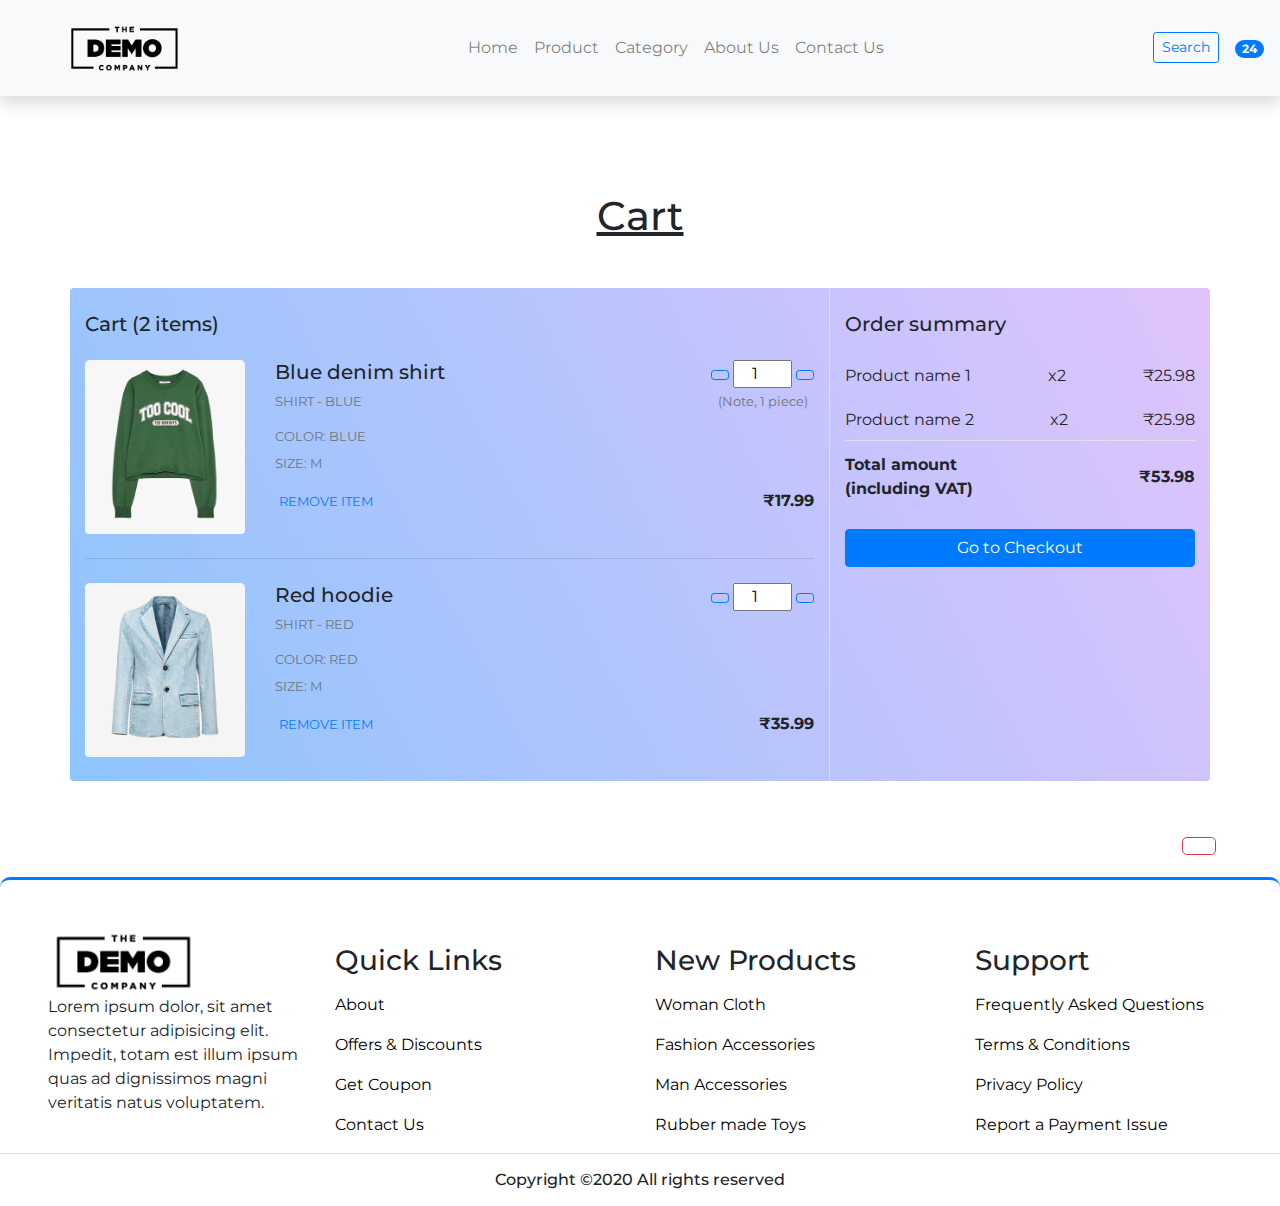
<file: cart.html>
<!DOCTYPE html>
<html lang="en">

<head>
    <!-- Required meta tags -->
    <meta charset="utf-8" />
    <meta name="viewport" content="width=device-width, initial-scale=1, shrink-to-fit=no" />

    <!-- style.css  -->
    <link rel="stylesheet" href="assets/css/style.css">

    <!-- Bootstrap CSS -->
    <link rel="stylesheet" href="https://stackpath.bootstrapcdn.com/bootstrap/4.5.2/css/bootstrap.min.css"
        integrity="sha384-JcKb8q3iqJ61gNV9KGb8thSsNjpSL0n8PARn9HuZOnIxN0hoP+VmmDGMN5t9UJ0Z" crossorigin="anonymous">

    <!-- fontawesome cdn link -->
    <link rel="stylesheet" href="https://cdnjs.cloudflare.com/ajax/libs/font-awesome/5.10.0/css/all.min.css"
        integrity="sha512-PgQMlq+nqFLV4ylk1gwUOgm6CtIIXkKwaIHp/PAIWHzig/lKZSEGKEysh0TCVbHJXCLN7WetD8TFecIky75ZfQ=="
        crossorigin="anonymous" />

    <title>E-Commerce | Cart</title>
</head>

<body id="top">
    <!-- ==============header menu section starts here============== -->
    <section class="header_menu" id="header_menu">
        <div class="container-fluid px-0 shadow">
            <nav class="navbar navbar-expand-lg navbar-light bg-light py-3  ">
                <a class="navbar-brand pl-5" href="javascript:;">
                    <img src="assets/images/logo.png" class="img img-fluid" width="120px" alt="logo">
                </a>
                <button class="navbar-toggler" type="button" data-toggle="collapse"
                    data-target="#navbarSupportedContent" aria-controls="navbarSupportedContent" aria-expanded="false"
                    aria-label="Toggle navigation">
                    <span class="navbar-toggler-icon"></span>
                </button>

                <div class="collapse navbar-collapse" id="navbarSupportedContent">
                    <ul class="navbar-nav mx-auto">
                        <li class="nav-item ">
                            <a class="nav-link" href="main.html">Home <span class="sr-only">(current)</span></a>
                        </li>
                        <li class="nav-item ">
                            <a class="nav-link" href="product.html">Product</a>
                        </li>
                        <li class="nav-item ">
                            <a class="nav-link" href="category.html">Category</a>
                        </li>
                        <li class="nav-item">
                            <a class="nav-link" href="about.html">About Us</a>
                        </li>
                        <li class="nav-item">
                            <a class="nav-link" href="contact.html">Contact Us</a>
                        </li>
                        <!-- <li class="nav-item dropdown">
              <a class="nav-link dropdown-toggle" href="#" id="navbarDropdown" role="button" data-toggle="dropdown"
                aria-haspopup="true" aria-expanded="false">
                Dropdown
              </a>
              <div class="dropdown-menu" aria-labelledby="navbarDropdown">
                <a class="dropdown-item" href="#">Action</a>
                <a class="dropdown-item" href="#">Another action</a>
                <div class="dropdown-divider"></div>
                <a class="dropdown-item" href="#">Something else here</a>
              </div>
            </li> -->
                    </ul>
                    <div class="search mr-3">
                        <a href="search.html" class="btn btn-sm btn-outline-primary">
                            Search
                        </a>
                    </div>
                    <div class="cart active">
                        <a href="cart.html">
                            <i class="fas fa-shopping-cart fa-2x"></i>
                            <span class="badge badge-pill badge-primary">24</span>
                        </a>
                    </div>
                </div>
            </nav>
        </div>
    </section>
    <!-- ==============header menu section ends here============== -->

    <!-- ==============cart starts here============== -->
    <section class="cart py-5 my-5" id="cart">
        <div class="container ">
            <div class="section_title text-center mb-5">
                <h1 class="text-capitalize">Cart</h1>
            </div>
            <div class="row bg_cart_1 rounded">
                <!--Grid column-->
                <div class="col-md-8 border-right">
                    <!-- Card -->
                    <div class="mb-3">
                        <div class="pt-4">
                            <h5 class="mb-4">Cart (<span>2</span> items)</h5>
                            <div class="row mb-4">
                                <div class="col-md-5 col-lg-3 col-xl-3">
                                    <div class="rounded mb-3 mb-md-0">
                                        <img class="img-fluid w-100 rounded" src="assets/images/product1.png"
                                            alt="Sample">
                                    </div>
                                </div>
                                <div class="col-md-7 col-lg-9 col-xl-9">
                                    <div>
                                        <div class="d-flex justify-content-between">
                                            <div>
                                                <h5>Blue denim shirt</h5>
                                                <p class="mb-3 text-muted text-uppercase small">Shirt - blue</p>
                                                <p class="mb-2 text-muted text-uppercase small">Color: blue</p>
                                                <p class="mb-3 text-muted text-uppercase small">Size: M</p>
                                            </div>
                                            <div>
                                                <div class="mb-0 w-100">
                                                    <button
                                                        onclick="this.parentNode.querySelector('input[type=number]').stepDown()"
                                                        class="btn btn-sm btn-outline-primary">
                                                        <i class="fas fa-minus"></i>
                                                    </button>
                                                    <input class="quantity text-center" min="0" max="10" name="quantity"
                                                        value="1" type="number">
                                                    <button
                                                        onclick="this.parentNode.querySelector('input[type=number]').stepUp()"
                                                        class="btn btn-sm btn-outline-primary">
                                                        <i class="fas fa-plus"></i>
                                                    </button>
                                                </div>
                                                <small class="form-text text-muted text-center">
                                                    (Note, 1 piece)
                                                </small>
                                            </div>
                                        </div>
                                        <div class="d-flex justify-content-between align-items-center">
                                            <div>
                                                <a href="javascript:;" type="button"
                                                    class="small text-uppercase mr-3"><i
                                                        class="fas fa-trash-alt mr-1"></i> Remove item </a>
                                            </div>
                                            <p class="mb-0"><span><strong id="summary">₹17.99</strong></span></p
                                                class="mb-0">
                                        </div>
                                    </div>
                                </div>
                            </div>
                            <hr class="mb-4">
                            <div class="row mb-4">
                                <div class="col-md-5 col-lg-3 col-xl-3">
                                    <div class="rounded mb-3 mb-md-0">
                                        <img class="img-fluid w-100 rounded" src="assets/images/product3.png"
                                            alt="Sample">
                                    </div>
                                </div>
                                <div class="col-md-7 col-lg-9 col-xl-9">
                                    <div>
                                        <div class="d-flex justify-content-between">
                                            <div>
                                                <h5>Red hoodie</h5>
                                                <p class="mb-3 text-muted text-uppercase small">Shirt - red</p>
                                                <p class="mb-2 text-muted text-uppercase small">Color: red</p>
                                                <p class="mb-3 text-muted text-uppercase small">Size: M</p>
                                            </div>
                                            <div>
                                                <div class="mb-0 w-100">
                                                    <button
                                                        onclick="this.parentNode.querySelector('input[type=number]').stepDown()"
                                                        class="btn btn-sm btn-outline-primary">
                                                        <i class="fas fa-minus"></i>
                                                    </button>
                                                    <input class="quantity text-center" min="0" max="10" name="quantity"
                                                        value="1" type="number">
                                                    <button
                                                        onclick="this.parentNode.querySelector('input[type=number]').stepUp()"
                                                        class="btn btn-sm btn-outline-primary">
                                                        <i class="fas fa-plus"></i>
                                                    </button>
                                                </div>
                                            </div>
                                        </div>
                                        <div class="d-flex justify-content-between align-items-center">
                                            <div>
                                                <a href="javascript:;" type="button"
                                                    class="card-link-secondary small text-uppercase mr-3">
                                                    <i class="fas fa-trash-alt mr-1"></i> Remove item
                                                </a>
                                            </div>
                                            <p class="mb-0"><span><strong>₹35.99</strong></span></p class="mb-0">
                                        </div>
                                    </div>
                                </div>
                            </div>
                        </div>
                    </div>
                </div>
                <!--Grid column-->

                <!--Grid column-->
                <div class="col-md-4  rounded">
                    <!-- Card -->
                    <div class="mb-3">
                        <div class="pt-4">
                            <h5 class="mb-3">Order summary</h5>
                            <ul class="list-group list-group-flush">
                                <li
                                    class="list-group-item d-flex justify-content-between align-items-center border-0 px-0 pb-2">
                                    <span>Product name 1</span>
                                    <span>x2</span>
                                    <span>₹25.98</span>
                                </li>
                                <li
                                    class="list-group-item d-flex justify-content-between align-items-center border-0 px-0 pb-2">
                                    <span>Product name 2</span>
                                    <span>x2</span>
                                    <span>₹25.98</span>
                                </li>
                                <li
                                    class="list-group-item d-flex justify-content-between align-items-center border-top px-0 mb-3">
                                    <div>
                                        <strong>Total amount</strong>
                                        <strong>
                                            <p class="mb-0">(including VAT)</p>
                                        </strong>
                                    </div>
                                    <span><strong>₹53.98</strong></span>
                                </li>
                            </ul>
                            <a href="checkout.html" class="btn btn-primary btn-block">Go to Checkout</a>
                        </div>
                    </div>
                    <!-- Card -->
                </div>
                <!--Grid column-->
            </div>
        </div>
    </section>

    <!-- ==============cart ends here============== -->

    <!-- ==============footer starts here============== -->
    <section class="footer_section pt-5 pb-2 mt-5" id="footer_section">
        <footer>
            <div class="container-fluid">
                <div class="row">
                    <div class="col-md-3 col-6 pl-5">
                        <div class="footer_title">
                            <img src="assets/images/logo.png" width="150px" class="img img-fluid" alt="logo">
                        </div>
                        <div>
                            Lorem ipsum dolor, sit amet consectetur adipisicing elit. Impedit, totam est illum ipsum
                            quas ad
                            dignissimos magni veritatis natus voluptatem.
                        </div>
                    </div>
                    <div class="col-md-3 col-6">
                        <div class="footer_title pt-3 mb-3">
                            <h3>Quick Links</h3>
                        </div>
                        <div class="footer_links">
                            <ul>
                                <li><a href="javascript:;">About</a></li>
                                <li><a href="javascript:;">Offers & Discounts</a></li>
                                <li><a href="javascript:;">Get Coupon</a></li>
                                <li><a href="javascript:;">Contact Us</a></li>
                            </ul>
                        </div>
                    </div>
                    <div class="col-md-3 col-6">
                        <div class="footer_title pt-3 mb-3">
                            <h3>New Products</h3>
                        </div>
                        <div class="footer_links">
                            <ul>
                                <li><a href="javascript:;">Woman Cloth</a></li>
                                <li><a href="javascript:;">Fashion Accessories</a></li>
                                <li><a href="javascript:;">Man Accessories</a></li>
                                <li><a href="javascript:;">Rubber made Toys</a></li>
                            </ul>
                        </div>
                    </div>
                    <div class="col-md-3 col-6">
                        <div class="footer_title pt-3 mb-3">
                            <h3>Support</h3>
                        </div>
                        <div class="footer_links">
                            <ul>
                                <li><a href="javascript:;">Frequently Asked Questions</a></li>
                                <li><a href="javascript:;">Terms & Conditions</a></li>
                                <li><a href="javascript:;">Privacy Policy</a></li>
                                <li><a href="javascript:;">Report a Payment Issue</a></li>
                            </ul>
                        </div>
                    </div>
                </div>
            </div>
            <div class="border-top">
                <h6 class="text-center mt-3">Copyright ©2020 All rights reserved
                </h6>
            </div>
        </footer>
    </section>
    <div class="backtop">
        <a id="button" href="#top" class="btn btn-lg btn-outline-danger" role="button">
            <i class="fas fa-chevron-up text-dark"></i>
        </a>
    </div>
    <!-- ==============footer ends here============== -->


    <!-- Optional JavaScript -->
    <!-- jQuery first, then Popper.js, then Bootstrap JS -->
    <script src="https://code.jquery.com/jquery-3.5.1.slim.min.js"
        integrity="sha384-DfXdz2htPH0lsSSs5nCTpuj/zy4C+OGpamoFVy38MVBnE+IbbVYUew+OrCXaRkfj"
        crossorigin="anonymous"></script>
    <script src="https://cdn.jsdelivr.net/npm/popper.js@1.16.1/dist/umd/popper.min.js"
        integrity="sha384-9/reFTGAW83EW2RDu2S0VKaIzap3H66lZH81PoYlFhbGU+6BZp6G7niu735Sk7lN"
        crossorigin="anonymous"></script>
    <script src="https://stackpath.bootstrapcdn.com/bootstrap/4.5.2/js/bootstrap.min.js"
        integrity="sha384-B4gt1jrGC7Jh4AgTPSdUtOBvfO8shuf57BaghqFfPlYxofvL8/KUEfYiJOMMV+rV"
        crossorigin="anonymous"></script>
</body>

</html>
</file>
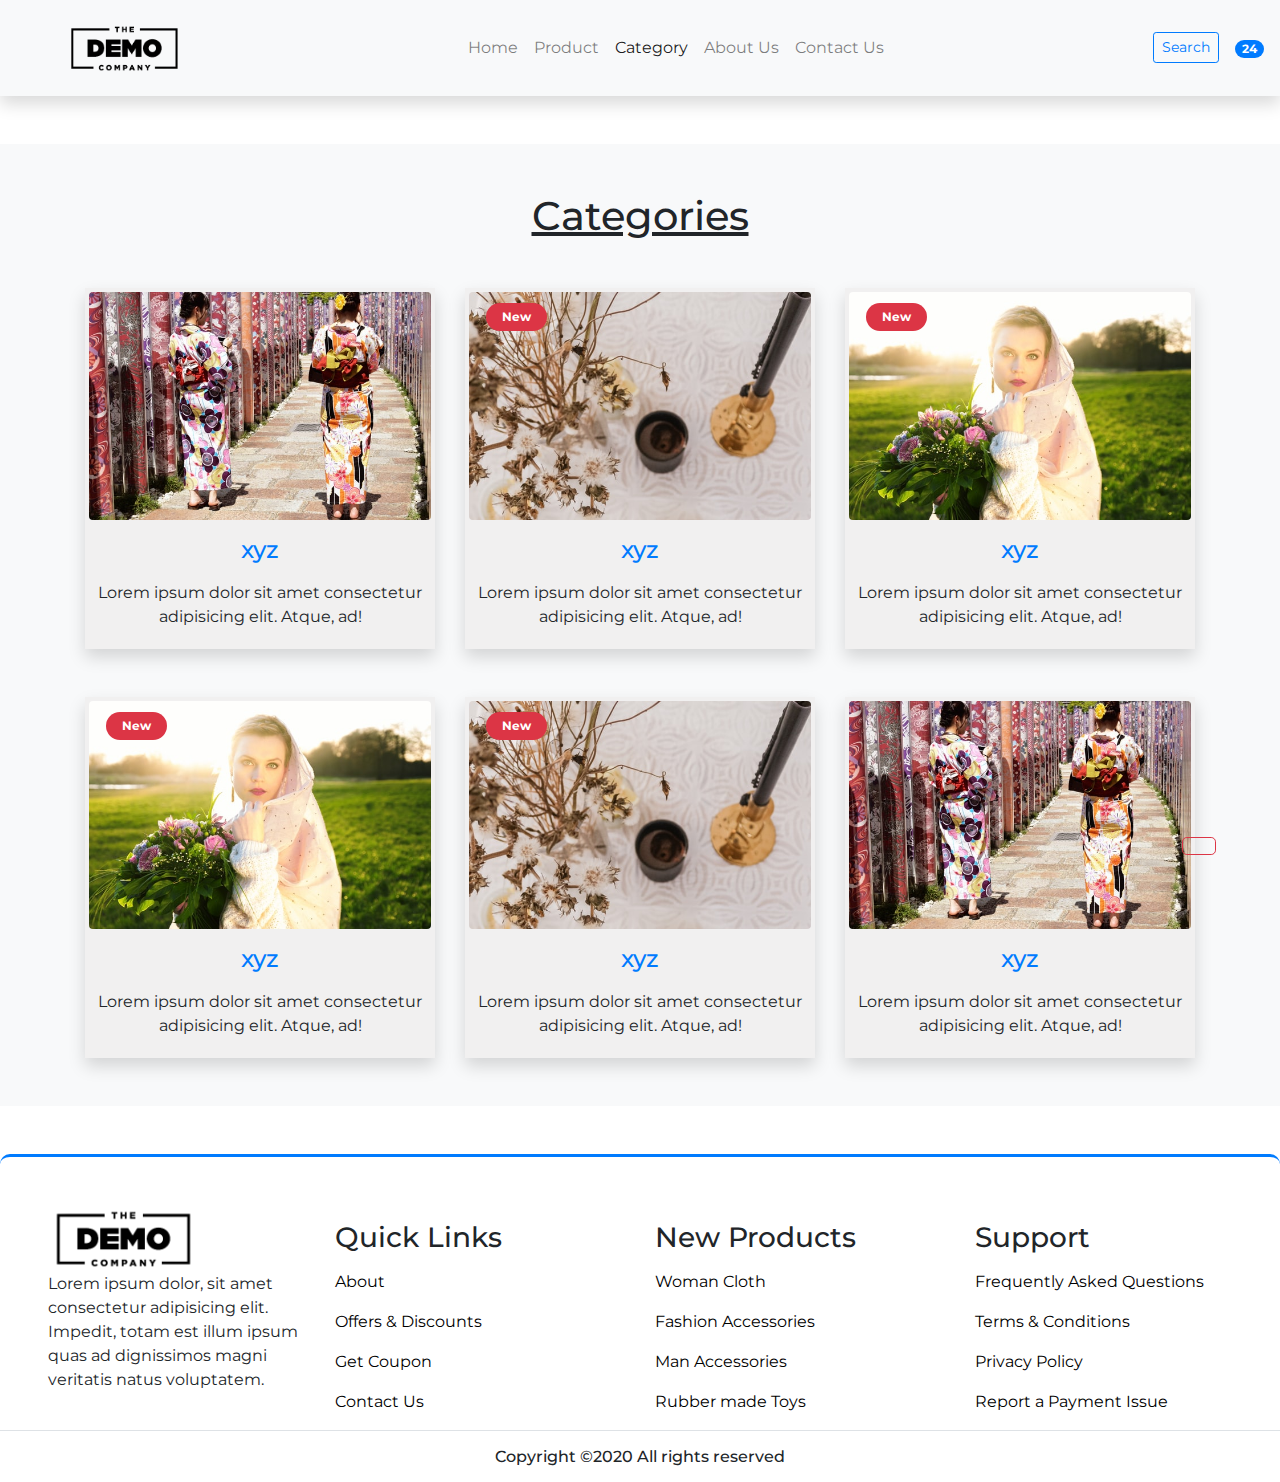
<file: category.html>
<!DOCTYPE html>
<html lang="en">

<head>
    <!-- Required meta tags -->
    <meta charset="utf-8" />
    <meta name="viewport" content="width=device-width, initial-scale=1, shrink-to-fit=no" />

    <!-- style.css  -->
    <link rel="stylesheet" href="assets/css/style.css">

    <!-- Bootstrap CSS -->
    <link rel="stylesheet" href="https://stackpath.bootstrapcdn.com/bootstrap/4.5.2/css/bootstrap.min.css"
        integrity="sha384-JcKb8q3iqJ61gNV9KGb8thSsNjpSL0n8PARn9HuZOnIxN0hoP+VmmDGMN5t9UJ0Z" crossorigin="anonymous">

    <!-- fontawesome cdn link -->
    <link rel="stylesheet" href="https://cdnjs.cloudflare.com/ajax/libs/font-awesome/5.10.0/css/all.min.css"
        integrity="sha512-PgQMlq+nqFLV4ylk1gwUOgm6CtIIXkKwaIHp/PAIWHzig/lKZSEGKEysh0TCVbHJXCLN7WetD8TFecIky75ZfQ=="
        crossorigin="anonymous" />

    <title>E-Commerce | Category</title>
</head>

<body id="top">
    <!-- ==============header menu section starts here============== -->
    <section class="header_menu" id="header_menu">
        <div class="container-fluid px-0 shadow">
            <nav class="navbar navbar-expand-lg navbar-light bg-light py-3  ">
                <a class="navbar-brand pl-5" href="main.html">
                    <img src="assets/images/logo.png" class="img img-fluid" width="120px" alt="logo">
                </a>
                <button class="navbar-toggler" type="button" data-toggle="collapse"
                    data-target="#navbarSupportedContent" aria-controls="navbarSupportedContent" aria-expanded="false"
                    aria-label="Toggle navigation">
                    <span class="navbar-toggler-icon"></span>
                </button>

                <div class="collapse navbar-collapse" id="navbarSupportedContent">
                    <ul class="navbar-nav mx-auto">
                        <li class="nav-item ">
                            <a class="nav-link" href="main.html">Home <span class="sr-only">(current)</span></a>
                        </li>
                        <li class="nav-item ">
                            <a class="nav-link" href="product.html">Product</a>
                        </li>
                        <li class="nav-item active">
                            <a class="nav-link" href="category.html">Category</a>
                        </li>
                        <li class="nav-item">
                            <a class="nav-link" href="about.html">About Us</a>
                        </li>
                        <li class="nav-item">
                            <a class="nav-link" href="contact.html">Contact Us</a>
                        </li>
                        <!-- <li class="nav-item dropdown">
              <a class="nav-link dropdown-toggle" href="#" id="navbarDropdown" role="button" data-toggle="dropdown"
                aria-haspopup="true" aria-expanded="false">
                Dropdown
              </a>
              <div class="dropdown-menu" aria-labelledby="navbarDropdown">
                <a class="dropdown-item" href="#">Action</a>
                <a class="dropdown-item" href="#">Another action</a>
                <div class="dropdown-divider"></div>
                <a class="dropdown-item" href="#">Something else here</a>
              </div>
            </li> -->
                    </ul>
                    <div class="search mr-3">
                        <a href="search.html" class="btn btn-sm btn-outline-primary">
                            Search
                        </a>
                    </div>
                    <div class="cart">
                        <a href="cart.html">
                            <i class="fas fa-shopping-cart fa-2x"></i>
                            <span class="badge badge-pill badge-primary">24</span>
                        </a>
                    </div>
                </div>
            </nav>
        </div>
    </section>
    <!-- ==============header menu section ends here============== -->

    <!-- ==============category starts here============== -->
    <section class="products py-5 my-5 bg-light" id="products">
        <div class="container ">
            <div class="section_title text-center mb-5">
                <h1 class="text-capitalize">Categories</h1>
            </div>
            <div class="row mb-5">
                <div class="col-md-4 col-12">
                    <div class="single_product shadow text-center p-1">
                        <div class="product_img">
                            <a href="product.html"><img src="assets/images/category1.jfif" class="img img-fluid rounded"
                                    alt=""></a>
                        </div>
                        <div class="product-caption my-3">
                            <h4><a href="product.html">xyz</a></h4>
                        </div>
                        <div class="mt-3">
                            <p>
                                Lorem ipsum dolor sit amet consectetur adipisicing elit. Atque, ad!
                            </p>
                        </div>
                    </div>
                </div>
                <div class="col-md-4 col-12">
                    <div class="single_product shadow text-center p-1 mt-small-5 mb-small-5">
                        <div class="product_img">
                            <a href="product.html"><img src="assets/images/category2.jfif" class="img img-fluid rounded"
                                    alt=""></a>
                            <div class="new_product">
                                <span class="badge py-2 px-3 badge-pill badge-danger">New</span>
                            </div>
                        </div>
                        <div class="product-caption my-3">
                            <h4><a href="product.html">xyz</a></h4>
                        </div>
                        <div class="mt-3">
                            <p>
                                Lorem ipsum dolor sit amet consectetur adipisicing elit. Atque, ad!
                            </p>
                        </div>
                    </div>
                </div>
                <div class="col-md-4 col-12">
                    <div class="single_product shadow text-center p-1">
                        <div class="product_img">
                            <a href="product.html"><img src="assets/images/category3.jfif" class="img img-fluid rounded"
                                    alt=""></a>
                            <div class="new_product">
                                <span class="badge py-2 px-3 badge-pill badge-danger">New</span>
                            </div>
                        </div>
                        <div class="product-caption my-3">
                            <h4><a href="product.html">xyz</a></h4>
                        </div>
                        <div class="mt-3">
                            <p>
                                Lorem ipsum dolor sit amet consectetur adipisicing elit. Atque, ad!
                            </p>
                        </div>
                    </div>
                </div>
            </div>
            <div class="row">
                <div class="col-md-4 col-12">
                    <div class="single_product shadow text-center p-1">
                        <div class="product_img">
                            <a href="product.html"><img src="assets/images/category3.jfif" class="img img-fluid rounded"
                                    alt=""></a>
                            <div class="new_product">
                                <span class="badge py-2 px-3 badge-pill badge-danger">New</span>
                            </div>
                        </div>
                        <div class="product-caption my-3">
                            <h4><a href="product.html">xyz</a></h4>
                        </div>
                        <div class="mt-3">
                            <p>
                                Lorem ipsum dolor sit amet consectetur adipisicing elit. Atque, ad!
                            </p>
                        </div>
                    </div>
                </div>
                <div class="col-md-4 col-12">
                    <div class="single_product shadow text-center p-1 mt-small-5 mb-small-5">
                        <div class="product_img">
                            <a href="product.html"><img src="assets/images/category2.jfif" class="img img-fluid rounded"
                                    alt=""></a>
                            <div class="new_product">
                                <span class="badge py-2 px-3 badge-pill badge-danger">New</span>
                            </div>
                        </div>
                        <div class="product-caption my-3">
                            <h4><a href="product.html">xyz</a></h4>
                        </div>
                        <div class="mt-3">
                            <p>
                                Lorem ipsum dolor sit amet consectetur adipisicing elit. Atque, ad!
                            </p>
                        </div>
                    </div>
                </div>
                <div class="col-md-4 col-12">
                    <div class="single_product shadow text-center p-1">
                        <div class="product_img">
                            <a href="product.html"><img src="assets/images/category1.jfif" class="img img-fluid rounded"
                                    alt=""></a>
                        </div>
                        <div class="product-caption my-3">
                            <h4><a href="product.html">xyz</a></h4>
                        </div>
                        <div class="mt-3">
                            <p>
                                Lorem ipsum dolor sit amet consectetur adipisicing elit. Atque, ad!
                            </p>
                        </div>
                    </div>
                </div>
            </div>

        </div>
    </section>
    <!-- ==============category ends here============== -->

    <!-- ==============footer starts here============== -->
    <section class="footer_section pt-5 pb-2 mt-5" id="footer_section">
        <footer>
            <div class="container-fluid">
                <div class="row">
                    <div class="col-md-3 col-6 pl-5">
                        <div class="footer_title">
                            <a href="main.html">
                                <img src="assets/images/logo.png" width="150px" class="img img-fluid" alt="logo">
                            </a>
                        </div>
                        <div>
                            Lorem ipsum dolor, sit amet consectetur adipisicing elit. Impedit, totam est illum ipsum
                            quas ad
                            dignissimos magni veritatis natus voluptatem.
                        </div>
                    </div>
                    <div class="col-md-3 col-6">
                        <div class="footer_title pt-3 mb-3">
                            <h3>Quick Links</h3>
                        </div>
                        <div class="footer_links">
                            <ul>
                                <li><a href="javascript:;">About</a></li>
                                <li><a href="javascript:;">Offers & Discounts</a></li>
                                <li><a href="javascript:;">Get Coupon</a></li>
                                <li><a href="javascript:;">Contact Us</a></li>
                            </ul>
                        </div>
                    </div>
                    <div class="col-md-3 col-6">
                        <div class="footer_title pt-3 mb-3">
                            <h3>New Products</h3>
                        </div>
                        <div class="footer_links">
                            <ul>
                                <li><a href="javascript:;">Woman Cloth</a></li>
                                <li><a href="javascript:;">Fashion Accessories</a></li>
                                <li><a href="javascript:;">Man Accessories</a></li>
                                <li><a href="javascript:;">Rubber made Toys</a></li>
                            </ul>
                        </div>
                    </div>
                    <div class="col-md-3 col-6">
                        <div class="footer_title pt-3 mb-3">
                            <h3>Support</h3>
                        </div>
                        <div class="footer_links">
                            <ul>
                                <li><a href="javascript:;">Frequently Asked Questions</a></li>
                                <li><a href="javascript:;">Terms & Conditions</a></li>
                                <li><a href="javascript:;">Privacy Policy</a></li>
                                <li><a href="javascript:;">Report a Payment Issue</a></li>
                            </ul>
                        </div>
                    </div>
                </div>
            </div>
            <div class="border-top">
                <h6 class="text-center mt-3">Copyright ©2020 All rights reserved
                </h6>
            </div>
        </footer>
    </section>
    <div class="backtop">
        <a id="button" href="#top" class="btn btn-lg btn-outline-danger" role="button">
            <i class="fas fa-chevron-up text-dark"></i>
        </a>
    </div>
    <!-- ==============footer ends here============== -->


    <!-- Optional JavaScript -->
    <!-- jQuery first, then Popper.js, then Bootstrap JS -->
    <script src="https://code.jquery.com/jquery-3.5.1.slim.min.js"
        integrity="sha384-DfXdz2htPH0lsSSs5nCTpuj/zy4C+OGpamoFVy38MVBnE+IbbVYUew+OrCXaRkfj"
        crossorigin="anonymous"></script>
    <script src="https://cdn.jsdelivr.net/npm/popper.js@1.16.1/dist/umd/popper.min.js"
        integrity="sha384-9/reFTGAW83EW2RDu2S0VKaIzap3H66lZH81PoYlFhbGU+6BZp6G7niu735Sk7lN"
        crossorigin="anonymous"></script>
    <script src="https://stackpath.bootstrapcdn.com/bootstrap/4.5.2/js/bootstrap.min.js"
        integrity="sha384-B4gt1jrGC7Jh4AgTPSdUtOBvfO8shuf57BaghqFfPlYxofvL8/KUEfYiJOMMV+rV"
        crossorigin="anonymous"></script>
</body>

</html>
</file>
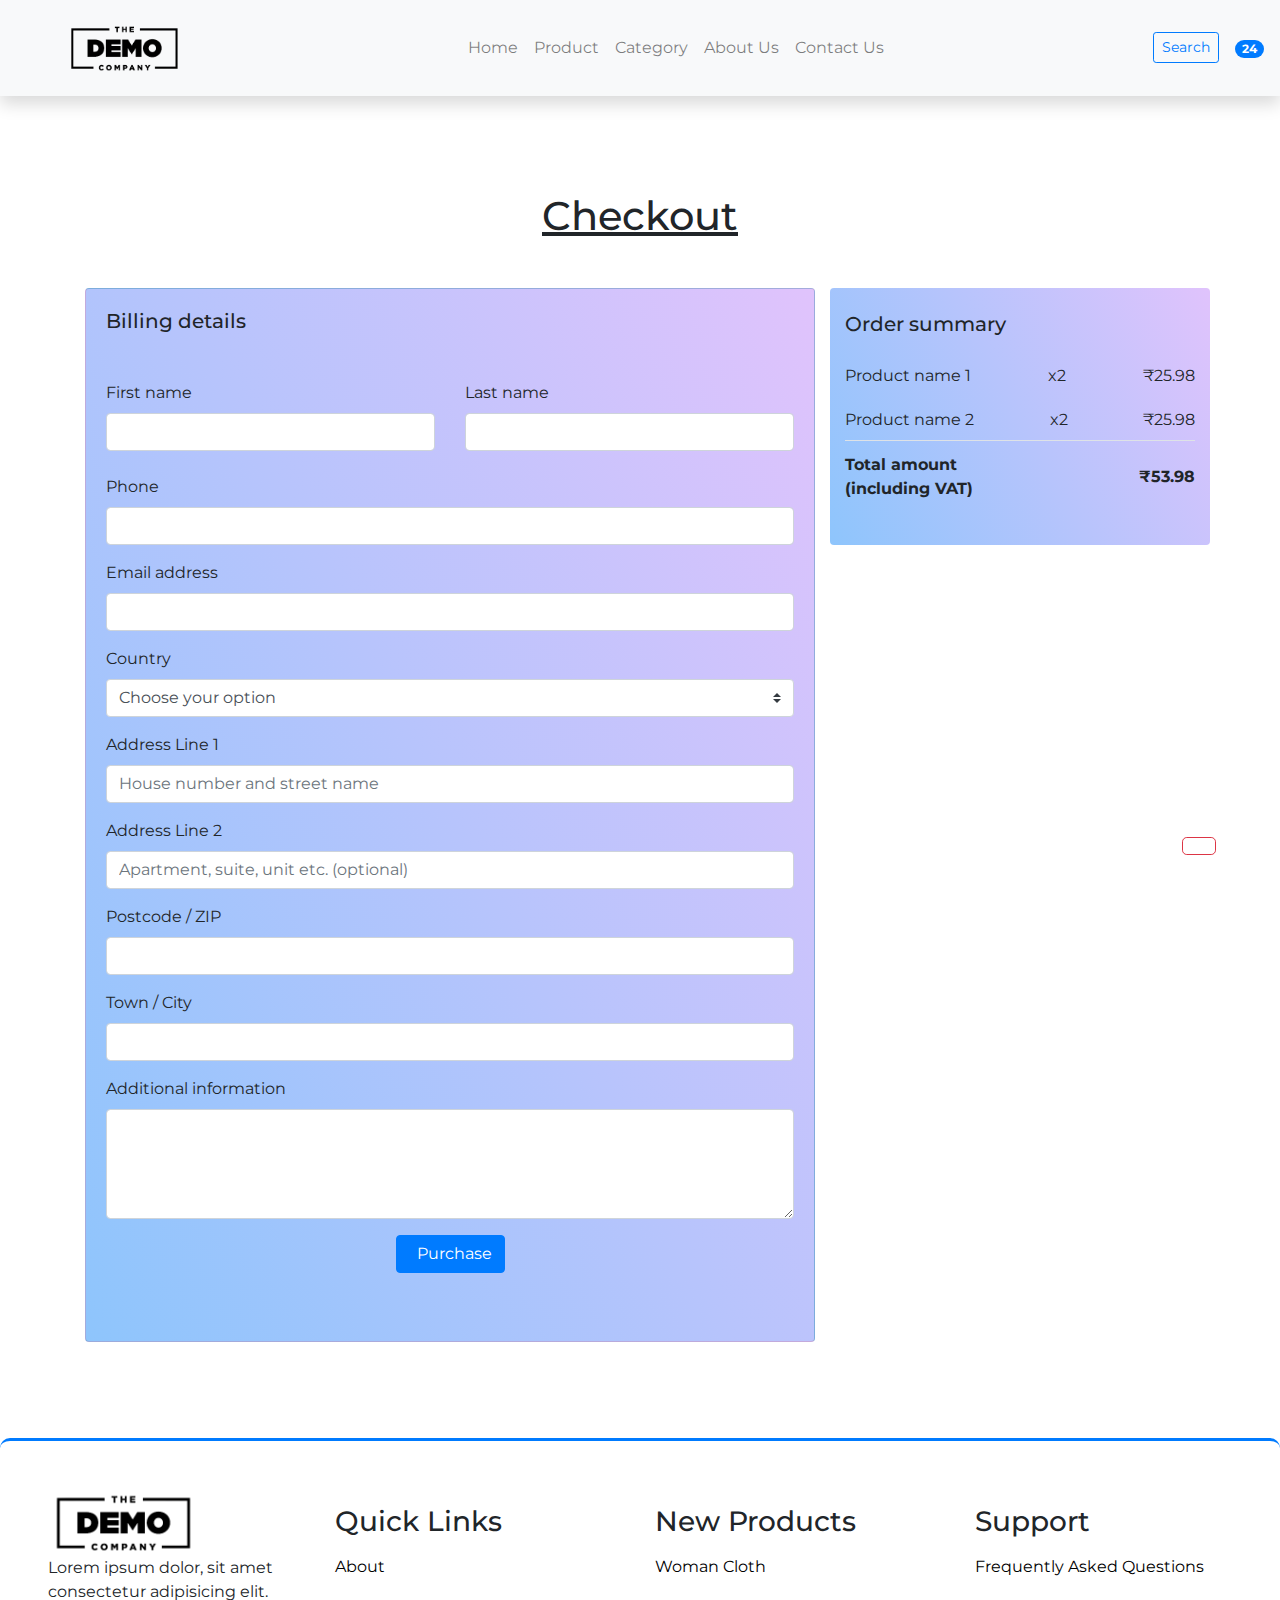
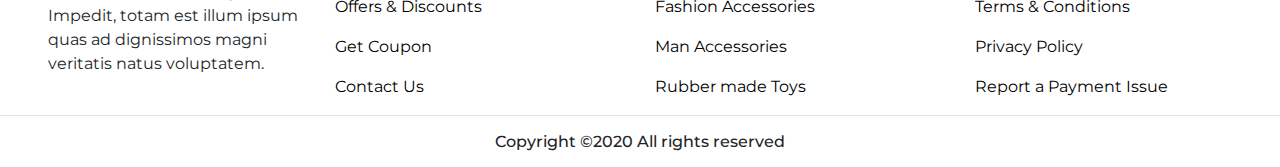
<file: checkout.html>
<!DOCTYPE html>
<html lang="en">

<head>
    <!-- Required meta tags -->
    <meta charset="utf-8" />
    <meta name="viewport" content="width=device-width, initial-scale=1, shrink-to-fit=no" />

    <!-- style.css  -->
    <link rel="stylesheet" href="assets/css/style.css">

    <!-- Bootstrap CSS -->
    <link rel="stylesheet" href="https://stackpath.bootstrapcdn.com/bootstrap/4.5.2/css/bootstrap.min.css"
        integrity="sha384-JcKb8q3iqJ61gNV9KGb8thSsNjpSL0n8PARn9HuZOnIxN0hoP+VmmDGMN5t9UJ0Z" crossorigin="anonymous">

    <!-- fontawesome cdn link -->
    <link rel="stylesheet" href="https://cdnjs.cloudflare.com/ajax/libs/font-awesome/5.10.0/css/all.min.css"
        integrity="sha512-PgQMlq+nqFLV4ylk1gwUOgm6CtIIXkKwaIHp/PAIWHzig/lKZSEGKEysh0TCVbHJXCLN7WetD8TFecIky75ZfQ=="
        crossorigin="anonymous" />

    <title>E-Commerce | Checkout</title>
</head>

<body id="top">
    <!-- ==============header menu section starts here============== -->
    <section class="header_menu" id="header_menu">
        <div class="container-fluid px-0 shadow">
            <nav class="navbar navbar-expand-lg navbar-light bg-light py-3  ">
                <a class="navbar-brand pl-5" href="javascript:;">
                    <img src="assets/images/logo.png" class="img img-fluid" width="120px" alt="logo">
                </a>
                <button class="navbar-toggler" type="button" data-toggle="collapse"
                    data-target="#navbarSupportedContent" aria-controls="navbarSupportedContent" aria-expanded="false"
                    aria-label="Toggle navigation">
                    <span class="navbar-toggler-icon"></span>
                </button>

                <div class="collapse navbar-collapse" id="navbarSupportedContent">
                    <ul class="navbar-nav mx-auto">
                        <li class="nav-item ">
                            <a class="nav-link" href="main.html">Home <span class="sr-only">(current)</span></a>
                        </li>
                        <li class="nav-item ">
                            <a class="nav-link" href="product.html">Product</a>
                        </li>
                        <li class="nav-item ">
                            <a class="nav-link" href="category.html">Category</a>
                        </li>
                        <li class="nav-item">
                            <a class="nav-link" href="about.html">About Us</a>
                        </li>
                        <li class="nav-item">
                            <a class="nav-link" href="contact.html">Contact Us</a>
                        </li>
                        <!-- <li class="nav-item dropdown">
              <a class="nav-link dropdown-toggle" href="#" id="navbarDropdown" role="button" data-toggle="dropdown"
                aria-haspopup="true" aria-expanded="false">
                Dropdown
              </a>
              <div class="dropdown-menu" aria-labelledby="navbarDropdown">
                <a class="dropdown-item" href="#">Action</a>
                <a class="dropdown-item" href="#">Another action</a>
                <div class="dropdown-divider"></div>
                <a class="dropdown-item" href="#">Something else here</a>
              </div>
            </li> -->
                    </ul>
                    <div class="search mr-3">
                        <a href="search.html" class="btn btn-sm btn-outline-primary">
                            Search
                        </a>
                    </div>
                    <div class="cart">
                        <a href="cart.html">
                            <i class="fas fa-shopping-cart fa-2x"></i>
                            <span class="badge badge-pill badge-primary">24</span>
                        </a>
                    </div>
                </div>
            </nav>
        </div>
    </section>
    <!-- ==============header menu section ends here============== -->

    <!-- ==============Checkout starts here============== -->
    <section class="Checkout py-5 my-5" id="Checkout">
        <div class="container ">
            <div class="section_title text-center mb-5">
                <h1 class="text-capitalize">Checkout</h1>
            </div>
            <div class="row">
                <!--Grid column-->
                <div class="col-lg-8">
                    <!-- Card -->
                    <div class="card bg_checkout_1 pb-5">
                        <div class="card-body">
                            <h5 class="mb-5">Billing details</h5>
                            <!-- Grid row -->
                            <div class="row">
                                <!-- Grid column -->
                                <div class="col-lg-6">
                                    <!-- First name -->
                                    <div class="form-group mb-0 mb-lg-4">
                                        <label for="firstName">First name</label>
                                        <input type="text" id="firstName" class="form-control mb-0 mb-lg-2">
                                    </div>
                                </div>
                                <!-- Grid column -->

                                <!-- Grid column -->
                                <div class="col-lg-6">
                                    <!-- Last name -->
                                    <div class="form-group md-outline">
                                        <label for="lastName">Last name</label>
                                        <input type="text" id="lastName" class="form-control">
                                    </div>
                                </div>
                                <!-- Grid column -->
                            </div>
                            <!-- Grid row -->

                            <!-- Phone -->
                            <div class="form-group">
                                <label for="form18">Phone</label>
                                <input type="number" id="form18" class="form-control">
                            </div>

                            <!-- Email address -->
                            <div class="form-group">
                                <label for="form19">Email address</label>
                                <input type="email" id="form19" class="form-control">
                            </div>

                            <!-- Country -->
                            <div class="d-flex flex-wrap">
                                <div class="w-100">
                                    <label>Country</label>
                                    <select class="custom-select form-group">
                                        <option value="" selected>Choose your option</option>
                                        <option value="1">Option 1</option>
                                        <option value="2">Option 2</option>
                                        <option value="3">Option 3</option>
                                    </select>
                                </div>
                            </div>

                            <!-- Address Part 1 -->
                            <div class="form-group">
                                <label for="form14">Address Line 1</label>
                                <input type="text" id="form14" placeholder="House number and street name"
                                    class="form-control">
                            </div>

                            <!-- Address Part 2 -->
                            <div class="form-group">
                                <label for="form15">Address Line 2</label>
                                <input type="text" id="form15" placeholder="Apartment, suite, unit etc. (optional)"
                                    class="form-control">
                            </div>

                            <!-- Postcode / ZIP -->
                            <div class="form-group">
                                <label for="form16">Postcode / ZIP</label>
                                <input type="text" id="form16" class="form-control">
                            </div>

                            <!-- Town / City -->
                            <div class="form-group">
                                <label for="form17">Town / City</label>
                                <input type="text" id="form17" class="form-control">
                            </div>

                            <!-- Additional information -->
                            <div class="form-group">
                                <label for="form76">Additional information</label>
                                <textarea id="form76" class="md-textarea form-control" rows="4"></textarea>
                            </div>
                            <!-- <button class="btn btn-success"><i class="fa fa-check"></i> Purchase</button> -->
                            <div class="text-center">
                                <a href="order_confirmation.html" class="btn btn-primary">
                                    <i class="fa fa-check mr-2"></i>Purchase
                                </a>
                            </div>
                        </div>
                    </div>
                    <!-- Card -->
                </div>
                <!--Grid column-->

                <!--Grid column-->
                <div class="col-lg-4 bg_checkout_1 h-25 rounded">
                    <!-- Card -->
                    <div class="mb-3">
                        <div class="pt-4">
                            <h5 class="mb-3">Order summary</h5>
                            <ul class="list-group list-group-flush">
                                <li
                                    class="list-group-item d-flex justify-content-between align-items-center border-0 px-0 pb-2">
                                    <span>Product name 1</span>
                                    <span>x2</span>
                                    <span>₹25.98</span>
                                </li>
                                <li
                                    class="list-group-item d-flex justify-content-between align-items-center border-0 px-0 pb-2">
                                    <span>Product name 2</span>
                                    <span>x2</span>
                                    <span>₹25.98</span>
                                </li>
                                <li
                                    class="list-group-item d-flex justify-content-between align-items-center border-top px-0 mb-3">
                                    <div>
                                        <strong>Total amount</strong>
                                        <strong>
                                            <p class="mb-0">(including VAT)</p>
                                        </strong>
                                    </div>
                                    <span><strong>₹53.98</strong></span>
                                </li>
                            </ul>
                        </div>
                    </div>
                    <!-- Card -->
                </div>
                <!--Grid column-->
            </div>
        </div>
    </section>

    <!-- ==============Checkout ends here============== -->

    <!-- ==============footer starts here============== -->
    <section class="footer_section pt-5 pb-2 mt-5" id="footer_section">
        <footer>
            <div class="container-fluid">
                <div class="row">
                    <div class="col-md-3 col-6 pl-5">
                        <div class="footer_title">
                            <img src="assets/images/logo.png" width="150px" class="img img-fluid" alt="logo">
                        </div>
                        <div>
                            Lorem ipsum dolor, sit amet consectetur adipisicing elit. Impedit, totam est illum ipsum
                            quas ad
                            dignissimos magni veritatis natus voluptatem.
                        </div>
                    </div>
                    <div class="col-md-3 col-6">
                        <div class="footer_title pt-3 mb-3">
                            <h3>Quick Links</h3>
                        </div>
                        <div class="footer_links">
                            <ul>
                                <li><a href="javascript:;">About</a></li>
                                <li><a href="javascript:;">Offers & Discounts</a></li>
                                <li><a href="javascript:;">Get Coupon</a></li>
                                <li><a href="javascript:;">Contact Us</a></li>
                            </ul>
                        </div>
                    </div>
                    <div class="col-md-3 col-6">
                        <div class="footer_title pt-3 mb-3">
                            <h3>New Products</h3>
                        </div>
                        <div class="footer_links">
                            <ul>
                                <li><a href="javascript:;">Woman Cloth</a></li>
                                <li><a href="javascript:;">Fashion Accessories</a></li>
                                <li><a href="javascript:;">Man Accessories</a></li>
                                <li><a href="javascript:;">Rubber made Toys</a></li>
                            </ul>
                        </div>
                    </div>
                    <div class="col-md-3 col-6">
                        <div class="footer_title pt-3 mb-3">
                            <h3>Support</h3>
                        </div>
                        <div class="footer_links">
                            <ul>
                                <li><a href="javascript:;">Frequently Asked Questions</a></li>
                                <li><a href="javascript:;">Terms & Conditions</a></li>
                                <li><a href="javascript:;">Privacy Policy</a></li>
                                <li><a href="javascript:;">Report a Payment Issue</a></li>
                            </ul>
                        </div>
                    </div>
                </div>
            </div>
            <div class="border-top">
                <h6 class="text-center mt-3">Copyright ©2020 All rights reserved
                </h6>
            </div>
        </footer>
    </section>
    <div class="backtop">
        <a id="button" href="#top" class="btn btn-lg btn-outline-danger" role="button">
            <i class="fas fa-chevron-up text-dark"></i>
        </a>
    </div>
    <!-- ==============footer ends here============== -->


    <!-- Optional JavaScript -->
    <!-- jQuery first, then Popper.js, then Bootstrap JS -->
    <script src="https://code.jquery.com/jquery-3.5.1.slim.min.js"
        integrity="sha384-DfXdz2htPH0lsSSs5nCTpuj/zy4C+OGpamoFVy38MVBnE+IbbVYUew+OrCXaRkfj"
        crossorigin="anonymous"></script>
    <script src="https://cdn.jsdelivr.net/npm/popper.js@1.16.1/dist/umd/popper.min.js"
        integrity="sha384-9/reFTGAW83EW2RDu2S0VKaIzap3H66lZH81PoYlFhbGU+6BZp6G7niu735Sk7lN"
        crossorigin="anonymous"></script>
    <script src="https://stackpath.bootstrapcdn.com/bootstrap/4.5.2/js/bootstrap.min.js"
        integrity="sha384-B4gt1jrGC7Jh4AgTPSdUtOBvfO8shuf57BaghqFfPlYxofvL8/KUEfYiJOMMV+rV"
        crossorigin="anonymous"></script>
</body>

</html>
</file>
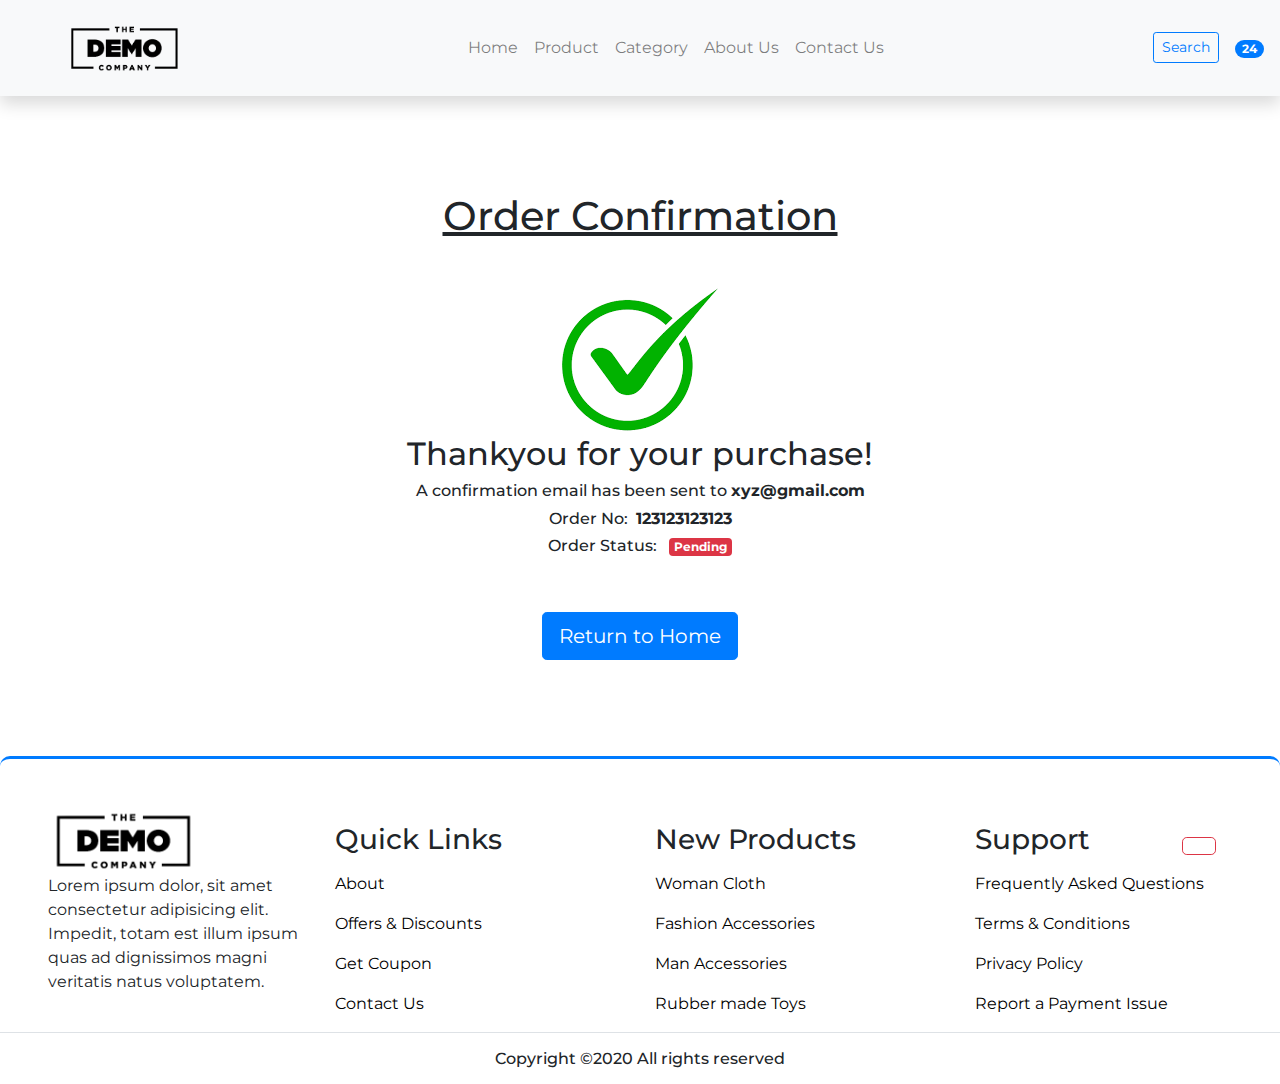
<file: order_confirmation.html>
<!DOCTYPE html>
<html lang="en">

<head>
    <!-- Required meta tags -->
    <meta charset="utf-8" />
    <meta name="viewport" content="width=device-width, initial-scale=1, shrink-to-fit=no" />

    <!-- style.css  -->
    <link rel="stylesheet" href="assets/css/style.css">

    <!-- Bootstrap CSS -->
    <link rel="stylesheet" href="https://stackpath.bootstrapcdn.com/bootstrap/4.5.2/css/bootstrap.min.css"
        integrity="sha384-JcKb8q3iqJ61gNV9KGb8thSsNjpSL0n8PARn9HuZOnIxN0hoP+VmmDGMN5t9UJ0Z" crossorigin="anonymous">

    <!-- fontawesome cdn link -->
    <link rel="stylesheet" href="https://cdnjs.cloudflare.com/ajax/libs/font-awesome/5.10.0/css/all.min.css"
        integrity="sha512-PgQMlq+nqFLV4ylk1gwUOgm6CtIIXkKwaIHp/PAIWHzig/lKZSEGKEysh0TCVbHJXCLN7WetD8TFecIky75ZfQ=="
        crossorigin="anonymous" />

    <title>E-Commerce | Order</title>
</head>

<body id="top">
    <!-- ==============header menu section starts here============== -->
    <section class="header_menu" id="header_menu">
        <div class="container-fluid px-0 shadow">
            <nav class="navbar navbar-expand-lg navbar-light bg-light py-3  ">
                <a class="navbar-brand pl-5" href="javascript:;">
                    <img src="assets/images/logo.png" class="img img-fluid" width="120px" alt="logo">
                </a>
                <button class="navbar-toggler" type="button" data-toggle="collapse"
                    data-target="#navbarSupportedContent" aria-controls="navbarSupportedContent" aria-expanded="false"
                    aria-label="Toggle navigation">
                    <span class="navbar-toggler-icon"></span>
                </button>

                <div class="collapse navbar-collapse" id="navbarSupportedContent">
                    <ul class="navbar-nav mx-auto">
                        <li class="nav-item ">
                            <a class="nav-link" href="main.html">Home <span class="sr-only">(current)</span></a>
                        </li>
                        <li class="nav-item ">
                            <a class="nav-link" href="product.html">Product</a>
                        </li>
                        <li class="nav-item ">
                            <a class="nav-link" href="category.html">Category</a>
                        </li>
                        <li class="nav-item">
                            <a class="nav-link" href="about.html">About Us</a>
                        </li>
                        <li class="nav-item">
                            <a class="nav-link" href="contact.html">Contact Us</a>
                        </li>
                        <!-- <li class="nav-item dropdown">
              <a class="nav-link dropdown-toggle" href="#" id="navbarDropdown" role="button" data-toggle="dropdown"
                aria-haspopup="true" aria-expanded="false">
                Dropdown
              </a>
              <div class="dropdown-menu" aria-labelledby="navbarDropdown">
                <a class="dropdown-item" href="#">Action</a>
                <a class="dropdown-item" href="#">Another action</a>
                <div class="dropdown-divider"></div>
                <a class="dropdown-item" href="#">Something else here</a>
              </div>
            </li> -->
                    </ul>
                    <div class="search mr-3">
                        <a href="search.html" class="btn btn-sm btn-outline-primary">
                            Search
                        </a>
                    </div>
                    <div class="cart">
                        <a href="cart.html">
                            <i class="fas fa-shopping-cart fa-2x"></i>
                            <span class="badge badge-pill badge-primary">24</span>
                        </a>
                    </div>
                </div>
            </nav>
        </div>
    </section>
    <!-- ==============header menu section ends here============== -->

    <!-- ==============order_confirmation starts here============== -->
    <section class="order_confirmation py-5 my-5" id="order_confirmation">
        <div class="container ">
            <div class="section_title text-center mb-5">
                <h1 class="text-capitalize">order confirmation</h1>
            </div>
            <div class="row">
                <div class="col-md-6 mx-auto text-center">
                    <div>
                        <img src="assets/images/success_tick.png" class="img img-fluid" alt="image">
                    </div>
                    <div>
                        <h2>Thankyou for your purchase!</h2>
                        <h6>A confirmation email has been sent to <b>xyz@gmail.com</b></h6>
                        <h6><span class="mr-2">Order No:</span><span><b>123123123123</b></span></h6>
                        <h6>
                            <span class="mr-2">Order Status:</span>
                            <span>
                                <b>
                                    <span class="badge badge-danger">Pending</span>
                                </b>
                            </span>
                        </h6>
                        <a href="main.html" class="btn btn-primary btn-lg mt-5">Return to Home</a>
                    </div>
                </div>
            </div>
        </div>
    </section>

    <!-- ==============order_confirmation ends here============== -->

    <!-- ==============footer starts here============== -->
    <section class="footer_section pt-5 pb-2 mt-5" id="footer_section">
        <footer>
            <div class="container-fluid">
                <div class="row">
                    <div class="col-md-3 col-6 pl-5">
                        <div class="footer_title">
                            <img src="assets/images/logo.png" width="150px" class="img img-fluid" alt="logo">
                        </div>
                        <div>
                            Lorem ipsum dolor, sit amet consectetur adipisicing elit. Impedit, totam est illum ipsum
                            quas ad
                            dignissimos magni veritatis natus voluptatem.
                        </div>
                    </div>
                    <div class="col-md-3 col-6">
                        <div class="footer_title pt-3 mb-3">
                            <h3>Quick Links</h3>
                        </div>
                        <div class="footer_links">
                            <ul>
                                <li><a href="javascript:;">About</a></li>
                                <li><a href="javascript:;">Offers & Discounts</a></li>
                                <li><a href="javascript:;">Get Coupon</a></li>
                                <li><a href="javascript:;">Contact Us</a></li>
                            </ul>
                        </div>
                    </div>
                    <div class="col-md-3 col-6">
                        <div class="footer_title pt-3 mb-3">
                            <h3>New Products</h3>
                        </div>
                        <div class="footer_links">
                            <ul>
                                <li><a href="javascript:;">Woman Cloth</a></li>
                                <li><a href="javascript:;">Fashion Accessories</a></li>
                                <li><a href="javascript:;">Man Accessories</a></li>
                                <li><a href="javascript:;">Rubber made Toys</a></li>
                            </ul>
                        </div>
                    </div>
                    <div class="col-md-3 col-6">
                        <div class="footer_title pt-3 mb-3">
                            <h3>Support</h3>
                        </div>
                        <div class="footer_links">
                            <ul>
                                <li><a href="javascript:;">Frequently Asked Questions</a></li>
                                <li><a href="javascript:;">Terms & Conditions</a></li>
                                <li><a href="javascript:;">Privacy Policy</a></li>
                                <li><a href="javascript:;">Report a Payment Issue</a></li>
                            </ul>
                        </div>
                    </div>
                </div>
            </div>
            <div class="border-top">
                <h6 class="text-center mt-3">Copyright ©2020 All rights reserved
                </h6>
            </div>
        </footer>
    </section>
    <div class="backtop">
        <a id="button" href="#top" class="btn btn-lg btn-outline-danger" role="button">
            <i class="fas fa-chevron-up text-dark"></i>
        </a>
    </div>
    <!-- ==============footer ends here============== -->


    <!-- Optional JavaScript -->
    <!-- jQuery first, then Popper.js, then Bootstrap JS -->
    <script src="https://code.jquery.com/jquery-3.5.1.slim.min.js"
        integrity="sha384-DfXdz2htPH0lsSSs5nCTpuj/zy4C+OGpamoFVy38MVBnE+IbbVYUew+OrCXaRkfj"
        crossorigin="anonymous"></script>
    <script src="https://cdn.jsdelivr.net/npm/popper.js@1.16.1/dist/umd/popper.min.js"
        integrity="sha384-9/reFTGAW83EW2RDu2S0VKaIzap3H66lZH81PoYlFhbGU+6BZp6G7niu735Sk7lN"
        crossorigin="anonymous"></script>
    <script src="https://stackpath.bootstrapcdn.com/bootstrap/4.5.2/js/bootstrap.min.js"
        integrity="sha384-B4gt1jrGC7Jh4AgTPSdUtOBvfO8shuf57BaghqFfPlYxofvL8/KUEfYiJOMMV+rV"
        crossorigin="anonymous"></script>
</body>

</html>
</file>
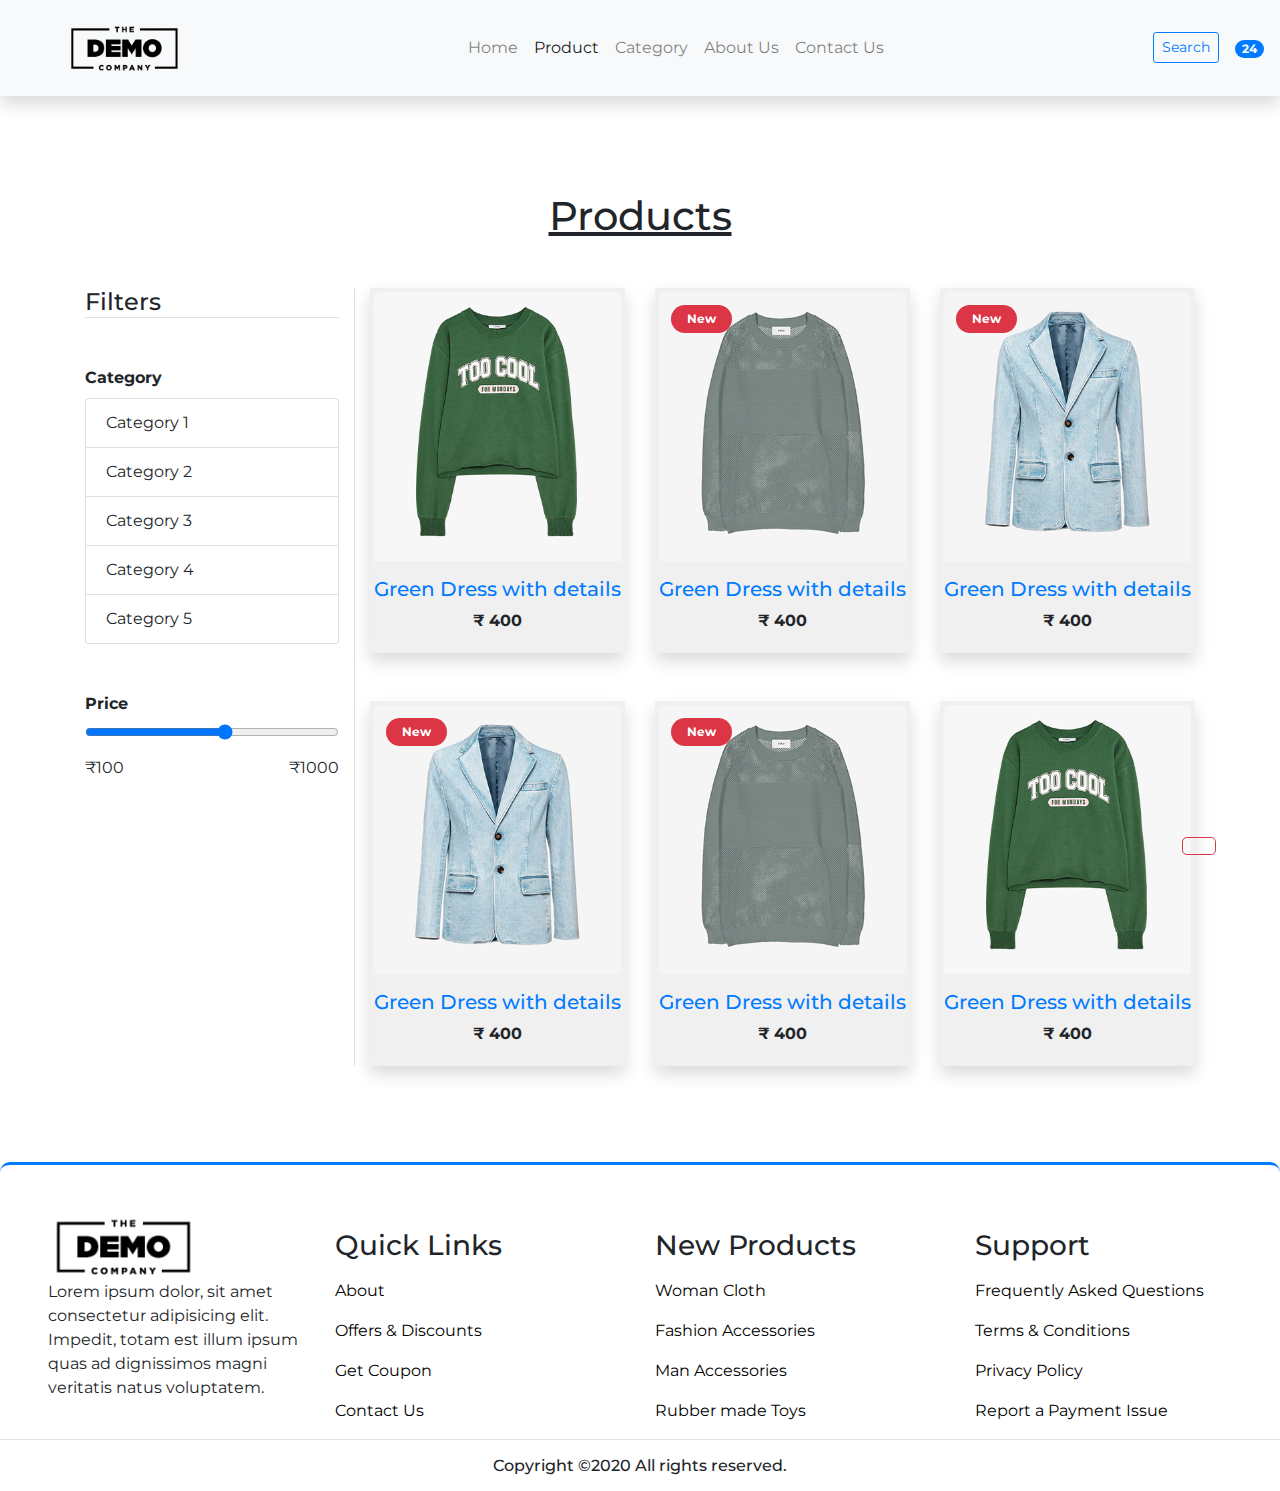
<file: product.html>
<!DOCTYPE html>
<html lang="en">

<head>
    <!-- Required meta tags -->
    <meta charset="utf-8" />
    <meta name="viewport" content="width=device-width, initial-scale=1, shrink-to-fit=no" />

    <!-- style.css  -->
    <link rel="stylesheet" href="assets/css/style.css">

    <!-- Bootstrap CSS -->
    <link rel="stylesheet" href="https://stackpath.bootstrapcdn.com/bootstrap/4.5.2/css/bootstrap.min.css"
        integrity="sha384-JcKb8q3iqJ61gNV9KGb8thSsNjpSL0n8PARn9HuZOnIxN0hoP+VmmDGMN5t9UJ0Z" crossorigin="anonymous">

    <!-- fontawesome cdn link -->
    <link rel="stylesheet" href="https://cdnjs.cloudflare.com/ajax/libs/font-awesome/5.10.0/css/all.min.css"
        integrity="sha512-PgQMlq+nqFLV4ylk1gwUOgm6CtIIXkKwaIHp/PAIWHzig/lKZSEGKEysh0TCVbHJXCLN7WetD8TFecIky75ZfQ=="
        crossorigin="anonymous" />

    <title>E-Commerce | Product</title>
</head>

<body id="top">
    <!-- ==============header menu section starts here============== -->
    <section class="header_menu" id="header_menu">
        <div class="container-fluid px-0 shadow">
            <nav class="navbar navbar-expand-lg navbar-light bg-light py-3  ">
                <a class="navbar-brand pl-5" href="main.html">
                    <img src="assets/images/logo.png" class="img img-fluid" width="120px" alt="logo">
                </a>
                <button class="navbar-toggler" type="button" data-toggle="collapse"
                    data-target="#navbarSupportedContent" aria-controls="navbarSupportedContent" aria-expanded="false"
                    aria-label="Toggle navigation">
                    <span class="navbar-toggler-icon"></span>
                </button>

                <div class="collapse navbar-collapse" id="navbarSupportedContent">
                    <ul class="navbar-nav mx-auto">
                        <li class="nav-item ">
                            <a class="nav-link" href="main.html">Home <span class="sr-only">(current)</span></a>
                        </li>
                        <li class="nav-item active">
                            <a class="nav-link" href="product.html">Product</a>
                        </li>
                        <li class="nav-item">
                            <a class="nav-link" href="category.html">Category</a>
                        </li>
                        <li class="nav-item">
                            <a class="nav-link" href="about.html">About Us</a>
                        </li>
                        <li class="nav-item">
                            <a class="nav-link" href="contact.html">Contact Us</a>
                        </li>
                        <!-- <li class="nav-item dropdown">
              <a class="nav-link dropdown-toggle" href="#" id="navbarDropdown" role="button" data-toggle="dropdown"
                aria-haspopup="true" aria-expanded="false">
                Dropdown
              </a>
              <div class="dropdown-menu" aria-labelledby="navbarDropdown">
                <a class="dropdown-item" href="#">Action</a>
                <a class="dropdown-item" href="#">Another action</a>
                <div class="dropdown-divider"></div>
                <a class="dropdown-item" href="#">Something else here</a>
              </div>
            </li> -->
                    </ul>
                    <div class="search mr-3">
                        <a href="search.html" class="btn btn-sm btn-outline-primary">
                            Search
                        </a>
                    </div>
                    <div class="cart">
                        <a href="cart.html">
                            <i class="fas fa-shopping-cart fa-2x"></i>
                            <span class="badge badge-pill badge-primary">24</span>
                        </a>
                    </div>
                </div>
            </nav>
        </div>
    </section>
    <!-- ==============header menu section ends here============== -->

    <!-- ==============products starts here============== -->
    <section class="products py-5 my-5" id="products">
        <div class="container ">
            <div class="section_title text-center mb-5">
                <h1 class="text-capitalize">Products</h1>
            </div>
            <div class="row">
                <div class="col-md-3 border-right mb-small-5">
                    <h4 class="mb-5 border-bottom">Filters</h4>
                    <div class="mb-5">
                        <label><b>Category</b></label>
                        <ul class="list-group">
                            <li class="list-group-item">Category 1</li>
                            <li class="list-group-item">Category 2</li>
                            <li class="list-group-item">Category 3</li>
                            <li class="list-group-item">Category 4</li>
                            <li class="list-group-item">Category 5</li>
                        </ul>
                    </div>
                    <div>
                        <form>
                            <div class="form-group">
                                <label><b>Price</b></label>
                                <input type="range" min="100" max="1000" step="100" class="form-control-range">
                            </div>
                        </form>
                        <div class="d-flex justify-content-between">
                            <label>₹100</label>
                            <label>₹1000</label>
                        </div>
                    </div>
                </div>
                <div class="col-md-9">
                    <div class="row mb-5">
                        <div class="col-md-4 col-12">
                            <div class="single_product shadow text-center p-1">
                                <div class="product_img">
                                    <a href="product_detail.html"><img src="assets/images/product1.png" class="img img-fluid"
                                            alt=""></a>
                                </div>
                                <div class="product-caption my-3">
                                    <div class="product-ratting">
                                        <i class="fas fa-star"></i>
                                        <i class="fas fa-star"></i>
                                        <i class="fas fa-star"></i>
                                        <i class="far fa-star"></i>
                                        <i class="far fa-star"></i>
                                    </div>
                                    <h5><a href="product_detail.html">Green Dress with details</a></h5>
                                    <div class="price">
                                        <b><span class="mr-1">₹</span><span>400</span></b>
                                    </div>
                                </div>
                            </div>
                        </div>
                        <div class="col-md-4 col-12">
                            <div class="single_product shadow text-center p-1 mt-small-5 mb-small-5">
                                <div class="product_img">
                                    <a href="product_detail.html"><img src="assets/images/product2.png" class="img img-fluid"
                                            alt=""></a>
                                    <div class="new_product">
                                        <span class="badge py-2 px-3 badge-pill badge-danger">New</span>
                                    </div>
                                </div>
                                <div class="product-caption my-3">
                                    <div class="product-ratting">
                                        <i class="fas fa-star"></i>
                                        <i class="fas fa-star"></i>
                                        <i class="fas fa-star"></i>
                                        <i class="far fa-star"></i>
                                        <i class="far fa-star"></i>
                                    </div>
                                    <h5><a href="product_detail.html">Green Dress with details</a></h5>
                                    <div class="price">
                                        <b><span class="mr-1">₹</span><span>400</span></b>
                                    </div>
                                </div>
                            </div>
                        </div>
                        <div class="col-md-4 col-12">
                            <div class="single_product shadow text-center p-1">
                                <div class="product_img">
                                    <a href="product_detail.html"><img src="assets/images/product3.png" class="img img-fluid"
                                            alt=""></a>
                                    <div class="new_product">
                                        <span class="badge py-2 px-3 badge-pill badge-danger">New</span>
                                    </div>
                                </div>
                                <div class="product-caption my-3">
                                    <div class="product-ratting">
                                        <i class="fas fa-star"></i>
                                        <i class="fas fa-star"></i>
                                        <i class="fas fa-star"></i>
                                        <i class="far fa-star"></i>
                                        <i class="far fa-star"></i>
                                    </div>
                                    <h5><a href="product_detail.html">Green Dress with details</a></h5>
                                    <div class="price">
                                        <b><span class="mr-1">₹</span><span>400</span></b>
                                    </div>
                                </div>
                            </div>
                        </div>
                    </div>
                    <div class="row">
                        <div class="col-md-4 col-12">
                            <div class="single_product shadow text-center p-1">
                                <div class="product_img">
                                    <a href="product_detail.html"><img src="assets/images/product3.png" class="img img-fluid"
                                            alt=""></a>
                                    <div class="new_product">
                                        <span class="badge py-2 px-3 badge-pill badge-danger">New</span>
                                    </div>
                                </div>
                                <div class="product-caption my-3">
                                    <div class="product-ratting">
                                        <i class="fas fa-star"></i>
                                        <i class="fas fa-star"></i>
                                        <i class="fas fa-star"></i>
                                        <i class="far fa-star"></i>
                                        <i class="far fa-star"></i>
                                    </div>
                                    <h5><a href="product_detail.html">Green Dress with details</a></h5>
                                    <div class="price">
                                        <b><span class="mr-1">₹</span><span>400</span></b>
                                    </div>
                                </div>
                            </div>
                        </div>
                        <div class="col-md-4 col-12">
                            <div class="single_product shadow text-center p-1 mt-small-5 mb-small-5">
                                <div class="product_img">
                                    <a href="product_detail.html"><img src="assets/images/product2.png" class="img img-fluid"
                                            alt=""></a>
                                    <div class="new_product">
                                        <span class="badge py-2 px-3 badge-pill badge-danger">New</span>
                                    </div>
                                </div>
                                <div class="product-caption my-3">
                                    <div class="product-ratting">
                                        <i class="fas fa-star"></i>
                                        <i class="fas fa-star"></i>
                                        <i class="fas fa-star"></i>
                                        <i class="far fa-star"></i>
                                        <i class="far fa-star"></i>
                                    </div>
                                    <h5><a href="product_detail.html">Green Dress with details</a></h5>
                                    <div class="price">
                                        <b><span class="mr-1">₹</span><span>400</span></b>
                                    </div>
                                </div>
                            </div>
                        </div>
                        <div class="col-md-4 col-12">
                            <div class="single_product shadow text-center p-1">
                                <div class="product_img">
                                    <a href="product_detail.html"><img src="assets/images/product1.png" class="img img-fluid"
                                            alt=""></a>
                                </div>
                                <div class="product-caption my-3">
                                    <div class="product-ratting">
                                        <i class="fas fa-star"></i>
                                        <i class="fas fa-star"></i>
                                        <i class="fas fa-star"></i>
                                        <i class="far fa-star"></i>
                                        <i class="far fa-star"></i>
                                    </div>
                                    <h5><a href="product_detail.html">Green Dress with details</a></h5>
                                    <div class="price">
                                        <b><span class="mr-1">₹</span><span>400</span></b>
                                    </div>
                                </div>
                            </div>
                        </div>
                    </div>
                </div>
            </div>
        </div>
    </section>
    <!-- ==============product ends here============== -->

    <!-- ==============footer starts here============== -->
    <section class="footer_section pt-5 pb-2 mt-5" id="footer_section">
        <footer>
            <div class="container-fluid">
                <div class="row">
                    <div class="col-md-3 col-6 pl-5">
                        <div class="footer_title">
                            <a href="main.html">
                                <img src="assets/images/logo.png" width="150px" class="img img-fluid" alt="logo">
                            </a>
                        </div>
                        <div>
                            Lorem ipsum dolor, sit amet consectetur adipisicing elit. Impedit, totam est illum ipsum
                            quas ad
                            dignissimos magni veritatis natus voluptatem.
                        </div>
                    </div>
                    <div class="col-md-3 col-6">
                        <div class="footer_title pt-3 mb-3">
                            <h3>Quick Links</h3>
                        </div>
                        <div class="footer_links">
                            <ul>
                                <li><a href="about.html">About</a></li>
                                <li><a href="javascript:;">Offers & Discounts</a></li>
                                <li><a href="javascript:;">Get Coupon</a></li>
                                <li><a href="contact.html">Contact Us</a></li>
                            </ul>
                        </div>
                    </div>
                    <div class="col-md-3 col-6">
                        <div class="footer_title pt-3 mb-3">
                            <h3>New Products</h3>
                        </div>
                        <div class="footer_links">
                            <ul>
                                <li><a href="javascript:;">Woman Cloth</a></li>
                                <li><a href="javascript:;">Fashion Accessories</a></li>
                                <li><a href="javascript:;">Man Accessories</a></li>
                                <li><a href="javascript:;">Rubber made Toys</a></li>
                            </ul>
                        </div>
                    </div>
                    <div class="col-md-3 col-6">
                        <div class="footer_title pt-3 mb-3">
                            <h3>Support</h3>
                        </div>
                        <div class="footer_links">
                            <ul>
                                <li><a href="javascript:;">Frequently Asked Questions</a></li>
                                <li><a href="javascript:;">Terms & Conditions</a></li>
                                <li><a href="javascript:;">Privacy Policy</a></li>
                                <li><a href="javascript:;">Report a Payment Issue</a></li>
                            </ul>
                        </div>
                    </div>
                </div>
            </div>
            <div class="border-top">
                <h6 class="text-center mt-3">Copyright ©2020 All rights reserved.
                </h6>
            </div>
        </footer>
    </section>
    <div class="backtop">
        <a id="button" href="#top" class="btn btn-lg btn-outline-danger" role="button">
            <i class="fas fa-chevron-up text-dark"></i>
        </a>
    </div>
    <!-- ==============footer ends here============== -->


    <!-- Optional JavaScript -->
    <!-- jQuery first, then Popper.js, then Bootstrap JS -->
    <script src="https://code.jquery.com/jquery-3.5.1.slim.min.js"
        integrity="sha384-DfXdz2htPH0lsSSs5nCTpuj/zy4C+OGpamoFVy38MVBnE+IbbVYUew+OrCXaRkfj"
        crossorigin="anonymous"></script>
    <script src="https://cdn.jsdelivr.net/npm/popper.js@1.16.1/dist/umd/popper.min.js"
        integrity="sha384-9/reFTGAW83EW2RDu2S0VKaIzap3H66lZH81PoYlFhbGU+6BZp6G7niu735Sk7lN"
        crossorigin="anonymous"></script>
    <script src="https://stackpath.bootstrapcdn.com/bootstrap/4.5.2/js/bootstrap.min.js"
        integrity="sha384-B4gt1jrGC7Jh4AgTPSdUtOBvfO8shuf57BaghqFfPlYxofvL8/KUEfYiJOMMV+rV"
        crossorigin="anonymous"></script>
</body>

</html>
</file>
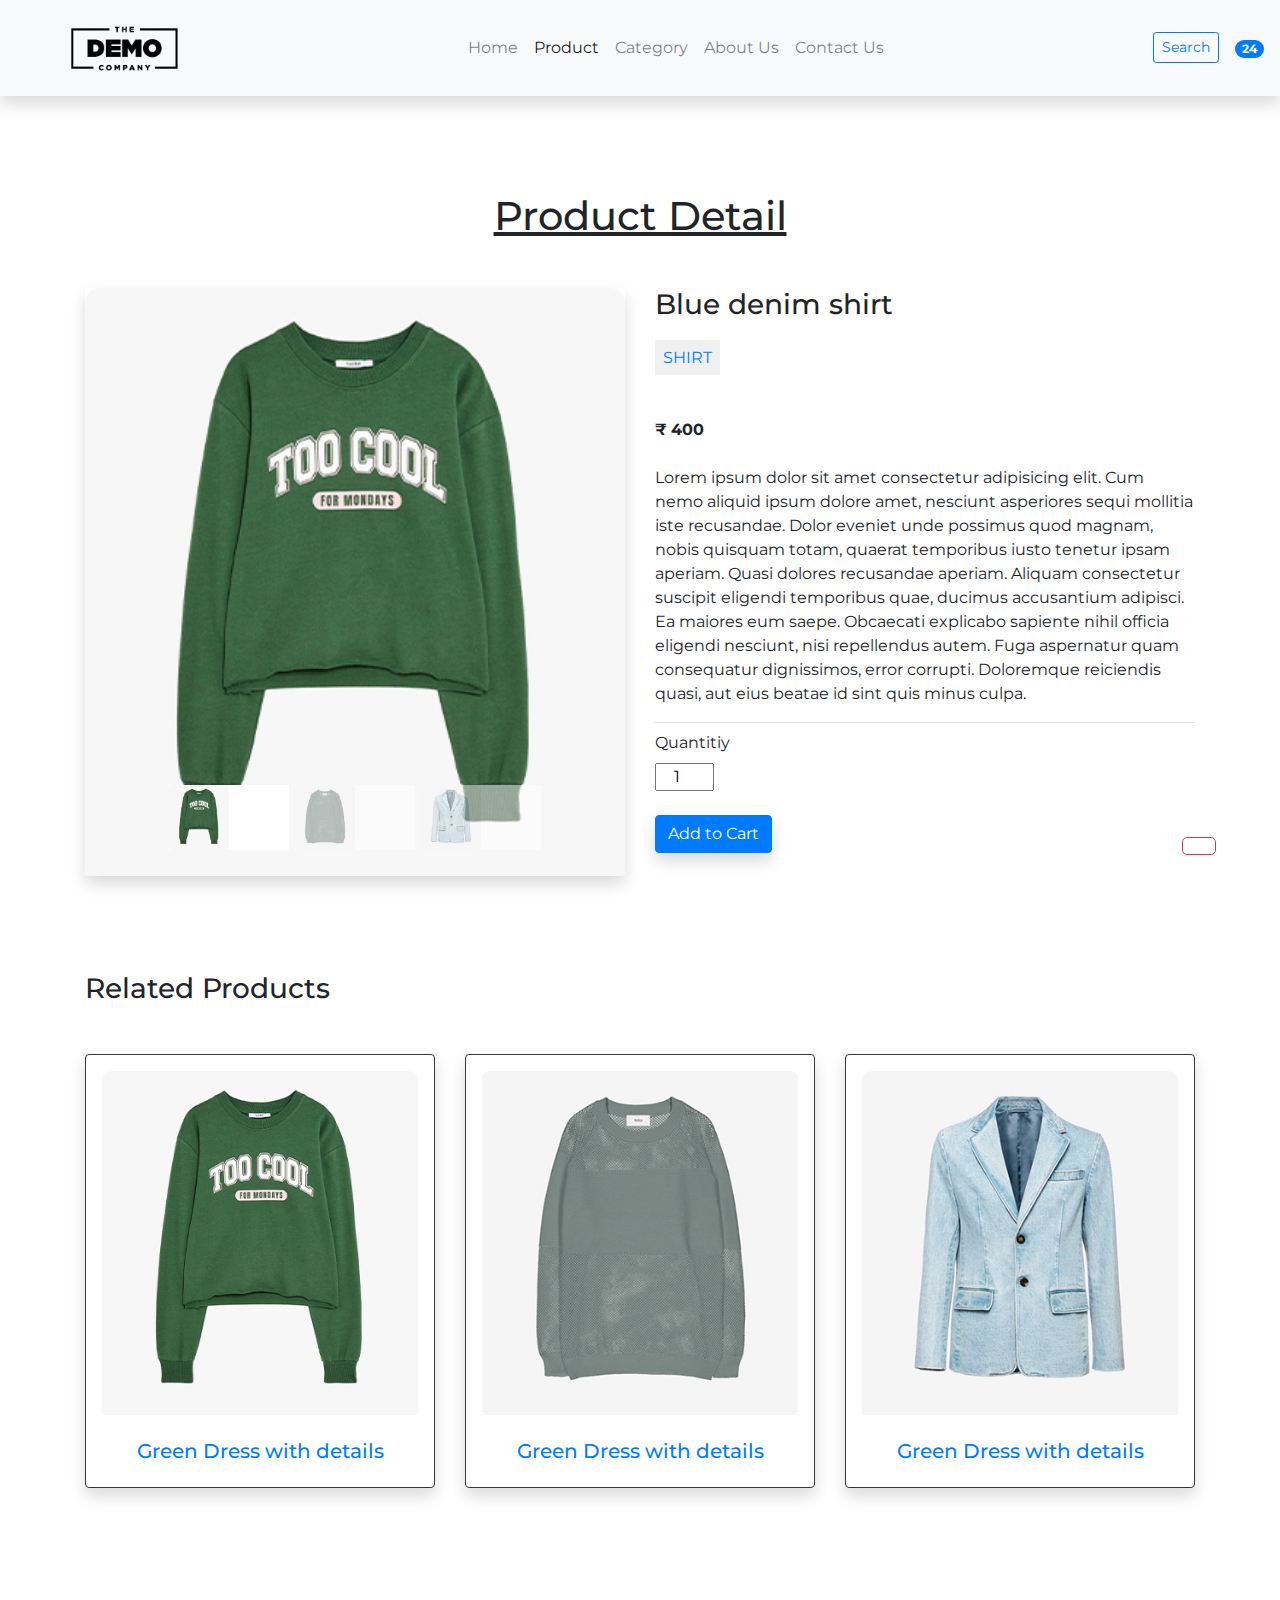
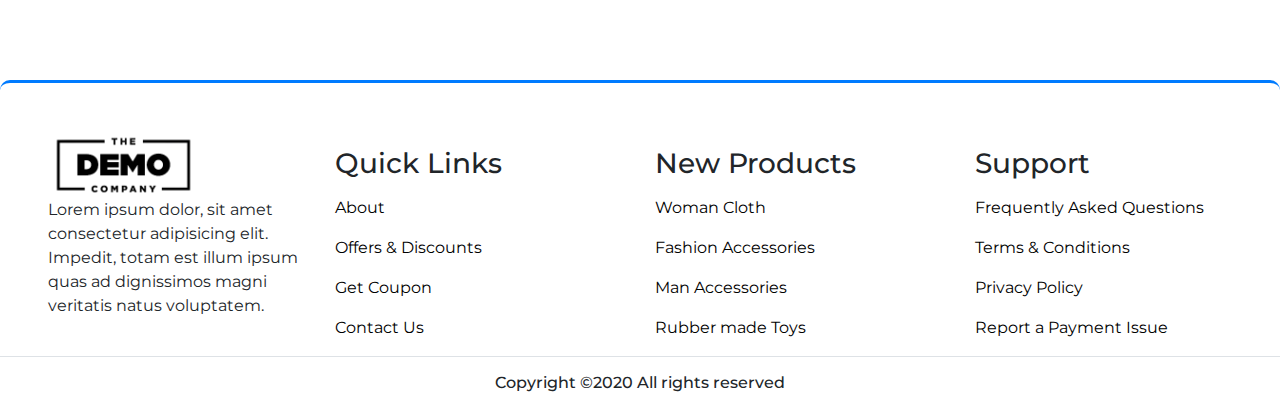
<file: product_detail.html>
<!DOCTYPE html>
<html lang="en">

<head>
    <!-- Required meta tags -->
    <meta charset="utf-8" />
    <meta name="viewport" content="width=device-width, initial-scale=1, shrink-to-fit=no" />

    <!-- style.css  -->
    <link rel="stylesheet" href="assets/css/style.css">

    <!-- Bootstrap CSS -->
    <link rel="stylesheet" href="https://stackpath.bootstrapcdn.com/bootstrap/4.5.2/css/bootstrap.min.css"
        integrity="sha384-JcKb8q3iqJ61gNV9KGb8thSsNjpSL0n8PARn9HuZOnIxN0hoP+VmmDGMN5t9UJ0Z" crossorigin="anonymous">

    <!-- fontawesome cdn link -->
    <link rel="stylesheet" href="https://cdnjs.cloudflare.com/ajax/libs/font-awesome/5.10.0/css/all.min.css"
        integrity="sha512-PgQMlq+nqFLV4ylk1gwUOgm6CtIIXkKwaIHp/PAIWHzig/lKZSEGKEysh0TCVbHJXCLN7WetD8TFecIky75ZfQ=="
        crossorigin="anonymous" />

    <title>E-Commerce | Product_detail</title>
</head>

<body id="top">
    <!-- ==============header menu section starts here============== -->
    <section class="header_menu" id="header_menu">
        <div class="container-fluid px-0 shadow">
            <nav class="navbar navbar-expand-lg navbar-light bg-light py-3  ">
                <a class="navbar-brand pl-5" href="javascript:;">
                    <img src="assets/images/logo.png" class="img img-fluid" width="120px" alt="logo">
                </a>
                <button class="navbar-toggler" type="button" data-toggle="collapse"
                    data-target="#navbarSupportedContent" aria-controls="navbarSupportedContent" aria-expanded="false"
                    aria-label="Toggle navigation">
                    <span class="navbar-toggler-icon"></span>
                </button>

                <div class="collapse navbar-collapse" id="navbarSupportedContent">
                    <ul class="navbar-nav mx-auto">
                        <li class="nav-item ">
                            <a class="nav-link" href="main.html">Home <span class="sr-only">(current)</span></a>
                        </li>
                        <li class="nav-item active">
                            <a class="nav-link" href="product.html">Product</a>
                        </li>
                        <li class="nav-item ">
                            <a class="nav-link" href="category.html">Category</a>
                        </li>
                        <li class="nav-item ">
                            <a class="nav-link" href="about.html">About Us</a>
                        </li>
                        <li class="nav-item">
                            <a class="nav-link" href="contact.html">Contact Us</a>
                        </li>
                        <!-- <li class="nav-item dropdown">
              <a class="nav-link dropdown-toggle" href="#" id="navbarDropdown" role="button" data-toggle="dropdown"
                aria-haspopup="true" aria-expanded="false">
                Dropdown
              </a>
              <div class="dropdown-menu" aria-labelledby="navbarDropdown">
                <a class="dropdown-item" href="#">Action</a>
                <a class="dropdown-item" href="#">Another action</a>
                <div class="dropdown-divider"></div>
                <a class="dropdown-item" href="#">Something else here</a>
              </div>
            </li> -->
                    </ul>
                    <div class="search mr-3">
                        <a href="search.html" class="btn btn-sm btn-outline-primary">
                            Search
                        </a>
                    </div>
                    <div class="cart">
                        <a href="cart.html">
                            <i class="fas fa-shopping-cart fa-2x"></i>
                            <span class="badge badge-pill badge-primary">24</span>
                        </a>
                    </div>
                </div>
            </nav>
        </div>
    </section>
    <!-- ==============header menu section ends here============== -->

    <!-- ==============product_detail starts here============== -->
    <section class="product_detail py-5 my-5" id="product_detail">
        <div class="container ">
            <div class="section_title text-center mb-5">
                <h1 class="text-capitalize">product detail</h1>
            </div>
            <div class="row">
                <div class="col-md-6">
                    <div class="row">
                        <div class="col-md-12">
                            <div id="carouselExampleIndicators" class="carousel slide shadow rounded"
                                data-ride="carousel">
                                <ol class="carousel-indicators">
                                    <li data-target="#carouselExampleIndicators" data-slide-to="0" class="active">
                                        <img src="assets/images/product1.png" class="d-block w-50 img img-fluid rounded"
                                            width="15px" alt="image">
                                    </li>
                                    <li data-target="#carouselExampleIndicators" data-slide-to="1">
                                        <img src="assets/images/product2.png" class="d-block w-50 img img-fluid rounded"
                                            width="15px" alt="image">
                                    </li>
                                    <li data-target="#carouselExampleIndicators" data-slide-to="2">
                                        <img src="assets/images/product3.png" class="d-block w-50 img img-fluid rounded"
                                            width="15px" alt="image">
                                    </li>
                                </ol>
                                <div class="carousel-inner">
                                    <div class="carousel-item active">
                                        <img src="assets/images/product1.png"
                                            class="d-block w-100 img img-fluid rounded" alt="image">
                                    </div>
                                    <div class="carousel-item">
                                        <img src="assets/images/product2.png"
                                            class="d-block w-100 img img-fluid rounded" alt="image">
                                    </div>
                                    <div class="carousel-item">
                                        <img src="assets/images/product3.png"
                                            class="d-block w-100 img img-fluid rounded" alt="image">
                                    </div>
                                </div>
                               <!--  <a class="carousel-control-prev" href="#carouselExampleIndicators" role="button" data-slide="prev">
                                    <span class="carousel-control-prev-icon" aria-hidden="true"></span>
                                    <span class="sr-only">Previous</span>
                                </a>
                                <a class="carousel-control-next" href="#carouselExampleIndicators" role="button" data-slide="next">
                                    <span class="carousel-control-next-icon" aria-hidden="true"></span>
                                    <span class="sr-only">Next</span>
                                </a> -->
                            </div>
                        </div>
                    </div>
                </div>
                <div class="col-md-6">
                    <div class="row">
                        <div class="col-md-12">
                            <div class="title mb-4">
                                <h3>Blue denim shirt</h3>
                            </div>
                            <div class="category mb-4">
                                <span class="bg-light-gray p-2"><a href="category.html">SHIRT</a></span>
                            </div>
                            <div class="rating d-flex text-danger mb-4">
                                <i class="fas fa-star"></i>
                                <i class="fas fa-star"></i>
                                <i class="fas fa-star"></i>
                                <i class="far fa-star"></i>
                                <i class="far fa-star"></i>
                            </div>
                            <div class="price mb-4">
                                <b><span class="mr-1">₹</span><span>400</span></b>
                            </div>
                            <div class="desc ">
                                <p>
                                    Lorem ipsum dolor sit amet consectetur adipisicing elit. Cum nemo aliquid ipsum
                                    dolore amet, nesciunt asperiores sequi mollitia iste recusandae. Dolor eveniet unde
                                    possimus quod magnam, nobis quisquam totam, quaerat temporibus iusto tenetur ipsam
                                    aperiam. Quasi dolores recusandae aperiam. Aliquam consectetur suscipit eligendi
                                    temporibus quae, ducimus accusantium adipisci. Ea maiores eum saepe. Obcaecati
                                    explicabo sapiente nihil officia eligendi nesciunt, nisi repellendus autem. Fuga
                                    aspernatur quam consequatur dignissimos, error corrupti. Doloremque reiciendis
                                    quasi, aut eius beatae id sint quis minus culpa.
                                </p>
                            </div>
                            <div class="qty_section border-top pt-2 mb-4">
                                <label>Quantitiy</label>
                                <div>
                                    <div class="mb-0 w-100">
                                        <input class="quantity text-center" min="0" max="10" name="quantity" value="1"
                                            type="number">
                                    </div>
                                </div>
                            </div>
                            <div class="buy">
                                <a href="cart.html" class="btn btn-primary shadow">Add to Cart</a>
                            </div>
                        </div>
                    </div>
                </div>
            </div>

            <!-- ----------------related products starts here---------- -->
            <section class="related_products py-5 my-5" id="related_products">
                <div class="title">
                    <h3>Related Products</h3>
                </div>
                <div class="row mt-5">
                    <div class="col-md-4 col-6">
                        <div class="border border-dark rounded shadow text-center p-3">
                            <div class="mb-4">
                                <img src="assets/images/product1.png" class="img img-fluid" alt="image">
                            </div>
                            <div>
                                <a href="javascript:;">
                                    <h5>Green Dress with details</h5>
                                </a>
                            </div>
                        </div>
                    </div>
                    <div class="col-md-4 col-6">
                        <div class="border border-dark rounded shadow text-center p-3">
                            <div class="mb-4">
                                <img src="assets/images/product2.png" class="img img-fluid" alt="image">
                            </div>
                            <div>
                                <a href="javascript:;">
                                    <h5>Green Dress with details</h5>
                                </a>
                            </div>
                        </div>
                    </div>
                    <div class="col-md-4 col-6">
                        <div class="border border-dark rounded shadow text-center p-3">
                            <div class="mb-4">
                                <img src="assets/images/product3.png" class="img img-fluid" alt="image">
                            </div>
                            <div>
                                <a href="javascript:;">
                                    <h5>Green Dress with details</h5>
                                </a>
                            </div>
                        </div>
                    </div>
                </div>
            </section>
            <!-- ----------------related products ends here---------- -->
        </div>
    </section>

    <!-- ==============product_detail ends here============== -->

    <!-- ==============footer starts here============== -->
    <section class="footer_section pt-5 pb-2 mt-5" id="footer_section">
        <footer>
            <div class="container-fluid">
                <div class="row">
                    <div class="col-md-3 col-6 pl-5">
                        <div class="footer_title">
                            <img src="assets/images/logo.png" width="150px" class="img img-fluid" alt="logo">
                        </div>
                        <div>
                            Lorem ipsum dolor, sit amet consectetur adipisicing elit. Impedit, totam est illum ipsum
                            quas ad
                            dignissimos magni veritatis natus voluptatem.
                        </div>
                    </div>
                    <div class="col-md-3 col-6">
                        <div class="footer_title pt-3 mb-3">
                            <h3>Quick Links</h3>
                        </div>
                        <div class="footer_links">
                            <ul>
                                <li><a href="javascript:;">About</a></li>
                                <li><a href="javascript:;">Offers & Discounts</a></li>
                                <li><a href="javascript:;">Get Coupon</a></li>
                                <li><a href="javascript:;">Contact Us</a></li>
                            </ul>
                        </div>
                    </div>
                    <div class="col-md-3 col-6">
                        <div class="footer_title pt-3 mb-3">
                            <h3>New Products</h3>
                        </div>
                        <div class="footer_links">
                            <ul>
                                <li><a href="javascript:;">Woman Cloth</a></li>
                                <li><a href="javascript:;">Fashion Accessories</a></li>
                                <li><a href="javascript:;">Man Accessories</a></li>
                                <li><a href="javascript:;">Rubber made Toys</a></li>
                            </ul>
                        </div>
                    </div>
                    <div class="col-md-3 col-6">
                        <div class="footer_title pt-3 mb-3">
                            <h3>Support</h3>
                        </div>
                        <div class="footer_links">
                            <ul>
                                <li><a href="javascript:;">Frequently Asked Questions</a></li>
                                <li><a href="javascript:;">Terms & Conditions</a></li>
                                <li><a href="javascript:;">Privacy Policy</a></li>
                                <li><a href="javascript:;">Report a Payment Issue</a></li>
                            </ul>
                        </div>
                    </div>
                </div>
            </div>
            <div class="border-top">
                <h6 class="text-center mt-3">Copyright ©2020 All rights reserved
                </h6>
            </div>
        </footer>
    </section>
    <div class="backtop">
        <a id="button" href="#top" class="btn btn-lg btn-outline-danger" role="button">
            <i class="fas fa-chevron-up text-dark"></i>
        </a>
    </div>
    <!-- ==============footer ends here============== -->


    <!-- Optional JavaScript -->
    <!-- jQuery first, then Popper.js, then Bootstrap JS -->
    <script src="https://code.jquery.com/jquery-3.5.1.slim.min.js"
        integrity="sha384-DfXdz2htPH0lsSSs5nCTpuj/zy4C+OGpamoFVy38MVBnE+IbbVYUew+OrCXaRkfj"
        crossorigin="anonymous"></script>
    <script src="https://cdn.jsdelivr.net/npm/popper.js@1.16.1/dist/umd/popper.min.js"
        integrity="sha384-9/reFTGAW83EW2RDu2S0VKaIzap3H66lZH81PoYlFhbGU+6BZp6G7niu735Sk7lN"
        crossorigin="anonymous"></script>
    <script src="https://stackpath.bootstrapcdn.com/bootstrap/4.5.2/js/bootstrap.min.js"
        integrity="sha384-B4gt1jrGC7Jh4AgTPSdUtOBvfO8shuf57BaghqFfPlYxofvL8/KUEfYiJOMMV+rV"
        crossorigin="anonymous"></script>
</body>

</html>
</file>
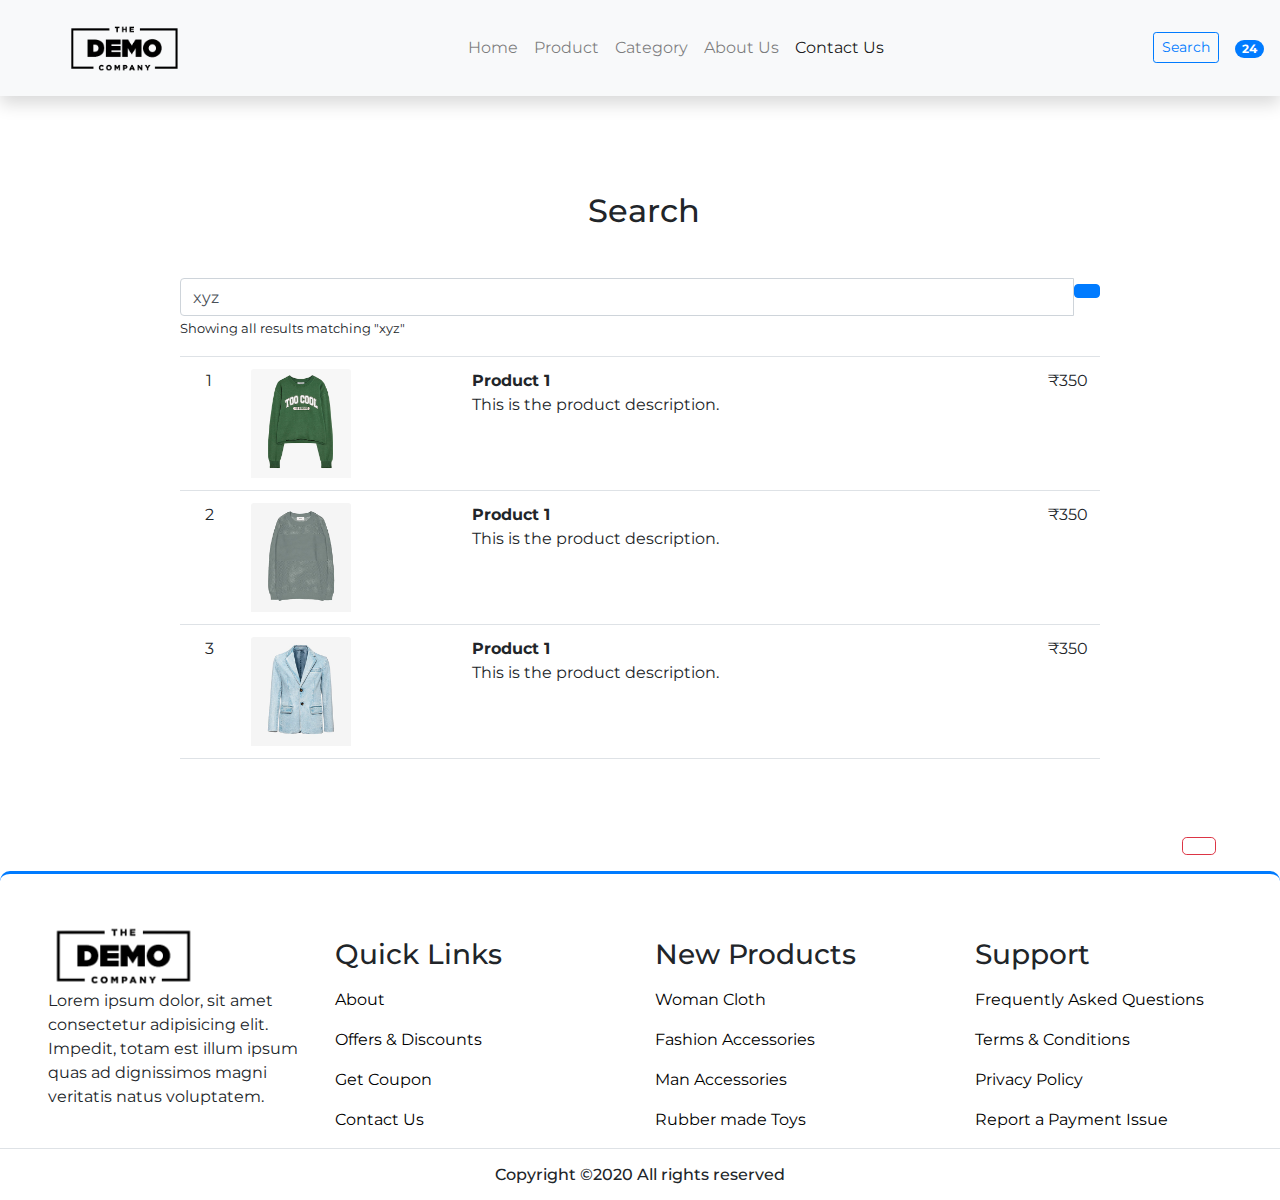
<file: search.html>
<!DOCTYPE html>
<html lang="en">

<head>
    <!-- Required meta tags -->
    <meta charset="utf-8" />
    <meta name="viewport" content="width=device-width, initial-scale=1, shrink-to-fit=no" />

    <!-- style.css  -->
    <link rel="stylesheet" href="assets/css/style.css">

    <!-- Bootstrap CSS -->
    <link rel="stylesheet" href="https://stackpath.bootstrapcdn.com/bootstrap/4.5.2/css/bootstrap.min.css"
        integrity="sha384-JcKb8q3iqJ61gNV9KGb8thSsNjpSL0n8PARn9HuZOnIxN0hoP+VmmDGMN5t9UJ0Z" crossorigin="anonymous">

    <!-- fontawesome cdn link -->
    <link rel="stylesheet" href="https://cdnjs.cloudflare.com/ajax/libs/font-awesome/5.10.0/css/all.min.css"
        integrity="sha512-PgQMlq+nqFLV4ylk1gwUOgm6CtIIXkKwaIHp/PAIWHzig/lKZSEGKEysh0TCVbHJXCLN7WetD8TFecIky75ZfQ=="
        crossorigin="anonymous" />

    <title>E-Commerce | Search</title>
</head>

<body id="top">
    <!-- ==============header menu section starts here============== -->
    <section class="header_menu" id="header_menu">
        <div class="container-fluid px-0 shadow">
            <nav class="navbar navbar-expand-lg navbar-light bg-light py-3  ">
                <a class="navbar-brand pl-5" href="javascript:;">
                    <img src="assets/images/logo.png" class="img img-fluid" width="120px" alt="logo">
                </a>
                <button class="navbar-toggler" type="button" data-toggle="collapse"
                    data-target="#navbarSupportedContent" aria-controls="navbarSupportedContent" aria-expanded="false"
                    aria-label="Toggle navigation">
                    <span class="navbar-toggler-icon"></span>
                </button>

                <div class="collapse navbar-collapse" id="navbarSupportedContent">
                    <ul class="navbar-nav mx-auto">
                        <li class="nav-item ">
                            <a class="nav-link" href="main.html">Home <span class="sr-only">(current)</span></a>
                        </li>
                        <li class="nav-item ">
                            <a class="nav-link" href="product.html">Product</a>
                        </li>
                        <li class="nav-item ">
                            <a class="nav-link" href="category.html">Category</a>
                        </li>
                        <li class="nav-item">
                            <a class="nav-link" href="about.html">About Us</a>
                        </li>
                        <li class="nav-item active">
                            <a class="nav-link" href="contact.html">Contact Us</a>
                        </li>
                        <!-- <li class="nav-item dropdown">
              <a class="nav-link dropdown-toggle" href="#" id="navbarDropdown" role="button" data-toggle="dropdown"
                aria-haspopup="true" aria-expanded="false">
                Dropdown
              </a>
              <div class="dropdown-menu" aria-labelledby="navbarDropdown">
                <a class="dropdown-item" href="#">Action</a>
                <a class="dropdown-item" href="#">Another action</a>
                <div class="dropdown-divider"></div>
                <a class="dropdown-item" href="#">Something else here</a>
              </div>
            </li> -->
                    </ul>
                    <div class="search mr-3">
                        <a href="search.html" class="btn btn-sm btn-outline-primary">
                            Search
                        </a>
                    </div>
                    <div class="cart">
                        <a href="cart.html">
                            <i class="fas fa-shopping-cart fa-2x"></i>
                            <span class="badge badge-pill badge-primary">24</span>
                        </a>
                    </div>
                </div>
            </nav>
        </div>
    </section>
    <!-- ==============header menu section ends here============== -->


    <!-- ==============search section ends here============== -->

    <section class="search_section py-5 my-5" id="search_section">
        <div class="container">
            <div class="title text-center mb-5">
                <h2><i class="far fa-file mr-2"></i>Search</h2>
            </div>
            <div class="row">
                <!-- BEGIN RESULT -->
                <div class="col-md-10 mx-auto">
                    <!-- BEGIN SEARCH INPUT -->
                    <div class="input-group">
                        <input type="text" class="form-control" value="xyz">
                        <span class="input-group-btn">
                            <button class="btn btn-primary" type="button"><i class="fa fa-search"></i></button>
                        </span>
                    </div>
                    <!-- END SEARCH INPUT -->
                    <small>Showing all results matching "xyz"</small>

                    <!-- BEGIN TABLE RESULT -->
                    <div class="table-responsive mt-3">
                        <table class="table table-hover">
                            <tbody class="border-bottom">
                                <tr>
                                    <td class="number text-center">1</td>
                                    <td class="image"><img src="assets/images/product1.png" width="100px"
                                            class="img img-fluid" alt=""></td>
                                    <td class="product"><strong>Product 1</strong><br>This is the product description.
                                    </td>
                                    <td class="rate text-right"><span><i class="fa fa-star"></i><i
                                                class="fa fa-star"></i><i class="fa fa-star"></i><i
                                                class="fa fa-star"></i><i class="fa fa-star-half-o"></i></span></td>
                                    <td class="price text-right">₹350</td>
                                </tr>
                                <tr>
                                    <td class="number text-center">2</td>
                                    <td class="image"><img src="assets/images/product2.png" width="100px"
                                            class="img img-fluid" alt=""></td>
                                    <td class="product"><strong>Product 1</strong><br>This is the product description.
                                    </td>
                                    <td class="rate text-right"><span><i class="fa fa-star"></i><i
                                                class="fa fa-star"></i><i class="fa fa-star"></i><i
                                                class="fa fa-star"></i><i class="fa fa-star-half-o"></i></span></td>
                                    <td class="price text-right">₹350</td>
                                </tr>
                                <tr>
                                    <td class="number text-center">3</td>
                                    <td class="image"><img src="assets/images/product3.png" width="100px"
                                            class="img img-fluid" alt=""></td>
                                    <td class="product"><strong>Product 1</strong><br>This is the product description.
                                    </td>
                                    <td class="rate text-right"><span><i class="fa fa-star"></i><i
                                                class="fa fa-star"></i><i class="fa fa-star"></i><i
                                                class="fa fa-star"></i><i class="fa fa-star-half-o"></i></span></td>
                                    <td class="price text-right">₹350</td>
                                </tr>
                            </tbody>
                        </table>
                    </div>
                    <!-- END TABLE RESULT -->
                </div>
                <!-- END RESULT -->
            </div>
        </div>
    </section>

    <!-- ==============search section ends here============== -->



    <!-- ==============footer starts here============== -->
    <section class="footer_section pt-5 pb-2 mt-5" id="footer_section">
        <footer>
            <div class="container-fluid">
                <div class="row">
                    <div class="col-md-3 col-6 pl-5">
                        <div class="footer_title">
                            <img src="assets/images/logo.png" width="150px" class="img img-fluid" alt="logo">
                        </div>
                        <div>
                            Lorem ipsum dolor, sit amet consectetur adipisicing elit. Impedit, totam est illum ipsum
                            quas ad
                            dignissimos magni veritatis natus voluptatem.
                        </div>
                    </div>
                    <div class="col-md-3 col-6">
                        <div class="footer_title pt-3 mb-3">
                            <h3>Quick Links</h3>
                        </div>
                        <div class="footer_links">
                            <ul>
                                <li><a href="javascript:;">About</a></li>
                                <li><a href="javascript:;">Offers & Discounts</a></li>
                                <li><a href="javascript:;">Get Coupon</a></li>
                                <li><a href="javascript:;">Contact Us</a></li>
                            </ul>
                        </div>
                    </div>
                    <div class="col-md-3 col-6">
                        <div class="footer_title pt-3 mb-3">
                            <h3>New Products</h3>
                        </div>
                        <div class="footer_links">
                            <ul>
                                <li><a href="javascript:;">Woman Cloth</a></li>
                                <li><a href="javascript:;">Fashion Accessories</a></li>
                                <li><a href="javascript:;">Man Accessories</a></li>
                                <li><a href="javascript:;">Rubber made Toys</a></li>
                            </ul>
                        </div>
                    </div>
                    <div class="col-md-3 col-6">
                        <div class="footer_title pt-3 mb-3">
                            <h3>Support</h3>
                        </div>
                        <div class="footer_links">
                            <ul>
                                <li><a href="javascript:;">Frequently Asked Questions</a></li>
                                <li><a href="javascript:;">Terms & Conditions</a></li>
                                <li><a href="javascript:;">Privacy Policy</a></li>
                                <li><a href="javascript:;">Report a Payment Issue</a></li>
                            </ul>
                        </div>
                    </div>
                </div>
            </div>
            <div class="border-top">
                <h6 class="text-center mt-3">Copyright ©2020 All rights reserved
                </h6>
            </div>
        </footer>
    </section>
    <div class="backtop">
        <a id="button" href="#top" class="btn btn-lg btn-outline-danger" role="button">
            <i class="fas fa-chevron-up text-dark"></i>
        </a>
    </div>
    <!-- ==============footer ends here============== -->


    <!-- Optional JavaScript -->
    <!-- jQuery first, then Popper.js, then Bootstrap JS -->
    <script src="https://code.jquery.com/jquery-3.5.1.slim.min.js"
        integrity="sha384-DfXdz2htPH0lsSSs5nCTpuj/zy4C+OGpamoFVy38MVBnE+IbbVYUew+OrCXaRkfj"
        crossorigin="anonymous"></script>
    <script src="https://cdn.jsdelivr.net/npm/popper.js@1.16.1/dist/umd/popper.min.js"
        integrity="sha384-9/reFTGAW83EW2RDu2S0VKaIzap3H66lZH81PoYlFhbGU+6BZp6G7niu735Sk7lN"
        crossorigin="anonymous"></script>
    <script src="https://stackpath.bootstrapcdn.com/bootstrap/4.5.2/js/bootstrap.min.js"
        integrity="sha384-B4gt1jrGC7Jh4AgTPSdUtOBvfO8shuf57BaghqFfPlYxofvL8/KUEfYiJOMMV+rV"
        crossorigin="anonymous"></script>
</body>

</html>
</file>
<file: assets/css/style.css>
/* fonts styling */
@import url('https://fonts.googleapis.com/css2?family=Montserrat&display=swap');





/* css default format setting */
*{
    margin: 0;
    padding: 0;
    box-sizing: border-box;
    font-family: 'Montserrat', sans-serif;
    scroll-behavior: smooth;;
}
.bg-light-gray{    
    background-color: rgb(241, 240, 240);
}
.section_title h1{
    text-decoration: underline;
}

/* for cart logo hover effect */
.cart a{
    text-decoration: none;
    list-style: none;
}
.cart a:hover{
    text-decoration: none;
    list-style: none;
}
.bg_cart_1{
    background-color: #8EC5FC;
    background-image: linear-gradient(62deg, #8EC5FC 0%, #E0C3FC 100%);
}
.list-group-item{
    background-color: inherit !important;
}

/* for product detail page image gallery */
.carousel-indicators li{
    width: auto !important;
    height: auto !important;
}


/* for checkout page */
.bg_checkout_1{
    background-color: #8EC5FC;
    background-image: linear-gradient(62deg, #8EC5FC 0%, #E0C3FC 100%);
}

/* for product layout design */
.single_product{
    background-color: rgb(241, 240, 240);
}
.product_img{
    position: relative;
}
.product_img .new_product{
    position: absolute;
    top: 5%;
    left: 5%;
}

.contact_form{
    background-color: #8EC5FC;
    background-image: linear-gradient(62deg, #8EC5FC 0%, #E0C3FC 100%);
}


/* for services section background gradient */
.feature{
    background: rgb(0,121,230);
    background: linear-gradient(0deg, rgba(0,121,230,1) 0%, rgba(0,250,255,1) 90%);
}

/* for footer section background gradient */
/* .footer_section{
    background-color: #0093E9;
    background-image: linear-gradient(110deg, #0093E9 19%, #80D0C7 100%);
} */
.footer_section{
    border-top: 3px solid #007BFF;
    border-radius: 10px;
}

/* for footer links  */
.footer_links ul li{
    list-style: none;
    margin-bottom: 1rem;
}
.footer_links ul li a{
    color: #000;
    text-decoration: none;
    transition: all 0.2s linear;
}
.footer_links ul li a:hover{
    text-decoration: none;
    margin-left: 5px;
}

/* for scroll to top button */
#button{
    position: fixed;
    right: 5%;
    bottom: 5%;
    z-index: 100;
}

.mt-small-2{
    margin-top: 0rem!important;
}
.mt-small-5{
    margin-top: 0rem!important;
}
.mb-small-2{
    margin-bottom: 0rem!important;
}
.mb-small-5{
    margin-bottom: 0rem!important;
}
/* for mobile responsive setting */
@media(max-width: 767px){
    .mt-small-2{
        margin-top: .5rem!important;
    }
    .mt-small-5{
        margin-top: 3rem!important;
    }
    .mb-small-2{
        margin-bottom: .5rem!important;
    }
    .mb-small-5{
        margin-bottom: 3rem!important;
    }
}

/* Dropdown Button */
.dropbtn {
  background-color: transparent;
  color: #007bff;
  padding: 4px 8px;
  font-size: 14px;
  border-width: 1px;
  border-radius: 4px;
  border-color: #007bff;
}

/* The container <div> - needed to position the dropdown content */
.dropdown {
  position: relative;
  display: inline-block;
}

/* Dropdown Content (Hidden by Default) */
.dropdown-content {
  display: none;
  position: absolute;

  min-width: 60px;
  z-index: 1;
}

/* Links inside the dropdown */
.dropdown-content a {
    background-color: #f1f1f1;
  color: #007bff;
  padding: 12px 16px;
  text-decoration: none;
  display: block;
}

/* Change color of dropdown links on hover */
.dropdown-content a:hover {
    background-color: rgb(0,121,230);
    color: white;
}

/* Show the dropdown menu on hover */
.dropdown:hover .dropdown-content {display: block;}

/* Change the background color of the dropdown button when the dropdown content is shown */
.dropdown:hover .dropbtn {
    background-color: rgb(0,121,230);
    color: white;
}
</file>
